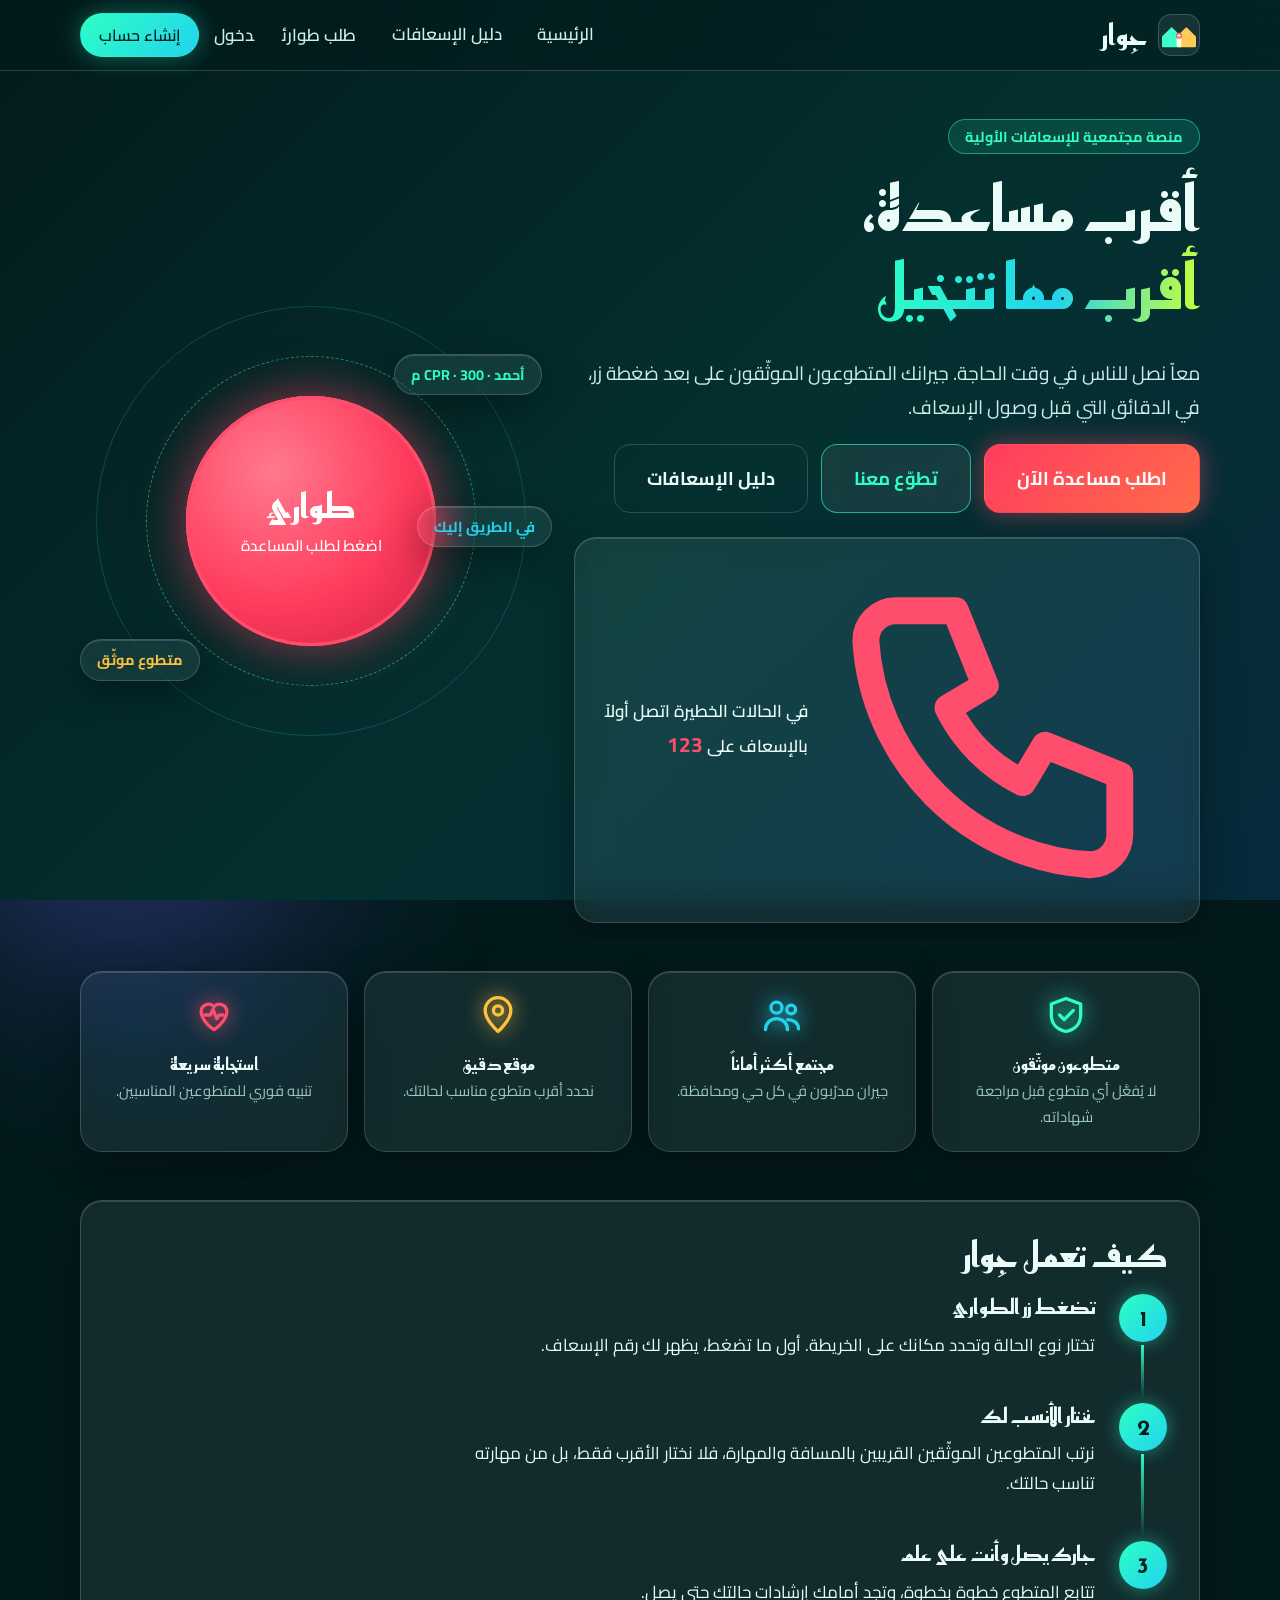
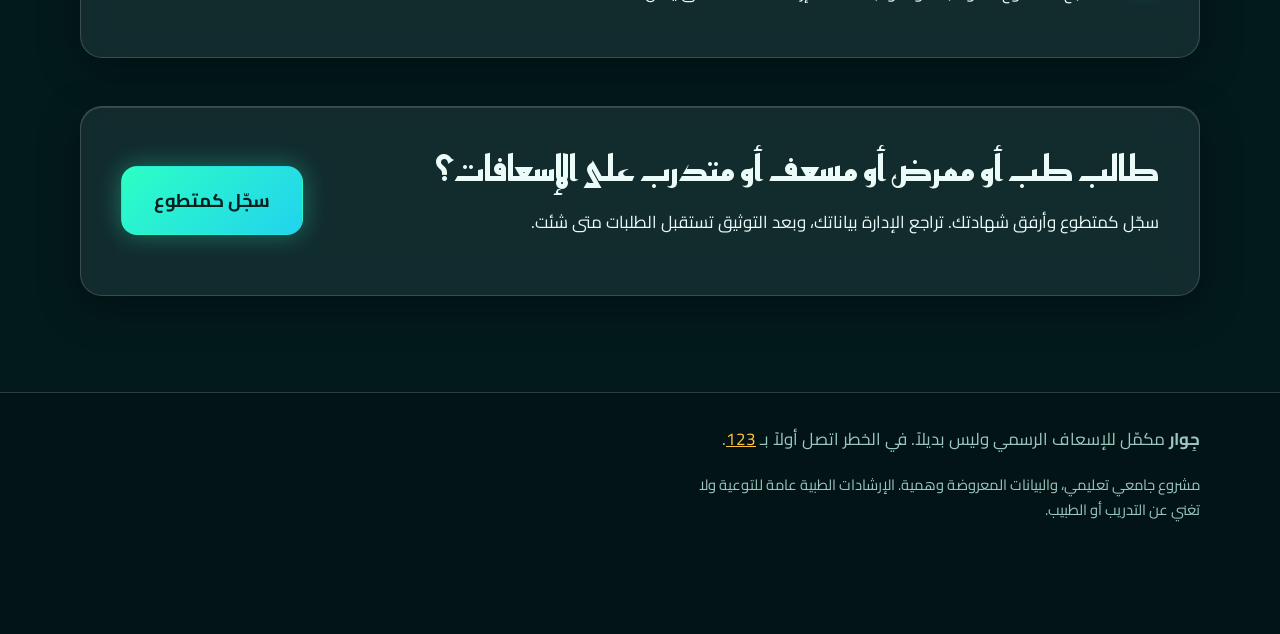
<file: frontend/index.html>
<!DOCTYPE html>
<html lang="ar" dir="rtl">
<head>
  <meta charset="utf-8">
  <meta name="viewport" content="width=device-width, initial-scale=1">
  <title>جِوار | أقرب مساعدة، أقرب مما تتخيل</title>
  <link rel="preconnect" href="https://fonts.googleapis.com">
  <link rel="preconnect" href="https://fonts.gstatic.com" crossorigin>
  <link href="https://fonts.googleapis.com/css2?family=Cairo:wght@400;600;700&family=Reem+Kufi:wght@700&display=swap" rel="stylesheet">
  <link rel="stylesheet" href="css/style.css">
</head>
<body>
  <header class="site-header" id="site-header"></header>
  <main id="main">
<section class="hero">
  <div class="container hero-grid">
    <div>
      <span class="pill">منصة مجتمعية للإسعافات الأولية</span>
      <h1>أقرب مساعدة،<br><span class="neon">أقرب مما تتخيل</span></h1>
      <p class="lead">معاً نصل للناس في وقت الحاجة. جيرانك المتطوعون الموثّقون على بعد ضغطة زر، في الدقائق التي قبل وصول الإسعاف.</p>
      <div class="actions">
        <a class="btn btn-danger btn-lg" href="emergency.html">اطلب مساعدة الآن</a>
        <a class="btn btn-secondary btn-lg" href="register.html">تطوّع معنا</a>
        <a class="btn btn-ghost btn-lg" href="guide.html">دليل الإسعافات</a>
      </div>
      <div class="glass call-strip">
        <svg viewBox="0 0 24 24" fill="none" stroke="currentColor" stroke-width="1.8" stroke-linecap="round" stroke-linejoin="round" style="color:#FF4D6D"><path d="M5 4h4l2 5-2.5 1.5a11 11 0 005 5L15 13l5 2v4a2 2 0 01-2 2A16 16 0 013 6a2 2 0 012-2z"/></svg>
        <span>في الحالات الخطيرة اتصل أولاً بالإسعاف على <strong dir="ltr">123</strong></span>
      </div>
    </div>
    <div class="hero-visual">
      <span class="chip glass c1" style="color:var(--mint)">أحمد · CPR · 300 م</span>
      <span class="chip glass c2" style="color:var(--amber)">متطوع موثّق</span>
      <span class="chip glass c3" style="color:var(--cyan)">في الطريق إليك</span>
      <a class="sos" href="emergency.html" aria-label="طلب طوارئ">طوارئ<small>اضغط لطلب المساعدة</small></a>
    </div>
  </div>
</section>

<section class="section" style="padding-top:2rem">
  <div class="container features">
    <div class="glass tile"><svg viewBox="0 0 24 24" fill="none" stroke="currentColor" stroke-width="1.8" stroke-linecap="round" stroke-linejoin="round" style="color:#2DFFC4"><path d="M12 3l8 3v6c0 5-3.5 8-8 9-4.5-1-8-4-8-9V6z"/><path d="M8.5 12l2.5 2.5L16 9.5"/></svg><h3>متطوعون موثّقون</h3><p>لا يُفعَّل أي متطوع قبل مراجعة شهاداته.</p></div>
    <div class="glass tile"><svg viewBox="0 0 24 24" fill="none" stroke="currentColor" stroke-width="1.8" stroke-linecap="round" stroke-linejoin="round" style="color:#22D3EE"><circle cx="9" cy="8" r="3"/><circle cx="17" cy="9" r="2.4"/><path d="M3 20c0-3.5 2.7-6 6-6s6 2.5 6 6M15 14.5c3 0 6 1.7 6 5"/></svg><h3>مجتمع أكثر أماناً</h3><p>جيران مدرّبون في كل حي ومحافظة.</p></div>
    <div class="glass tile"><svg viewBox="0 0 24 24" fill="none" stroke="currentColor" stroke-width="1.8" stroke-linecap="round" stroke-linejoin="round" style="color:#FFC23D"><path d="M12 21s7-6.2 7-11.5A7 7 0 005 9.5C5 14.8 12 21 12 21z"/><circle cx="12" cy="9.5" r="2.5"/></svg><h3>موقع دقيق</h3><p>نحدد أقرب متطوع مناسب لحالتك.</p></div>
    <div class="glass tile"><svg viewBox="0 0 24 24" fill="none" stroke="currentColor" stroke-width="1.8" stroke-linecap="round" stroke-linejoin="round" style="color:#FF4D6D"><path d="M12 20s-7-4.4-7-10a4 4 0 017-2.5A4 4 0 0119 10c0 5.6-7 10-7 10z"/><path d="M7 12h3l1.5-3 2 5 1.5-2H17"/></svg><h3>استجابة سريعة</h3><p>تنبيه فوري للمتطوعين المناسبين.</p></div>
  </div>
</section>

<section class="section" style="padding-top:0">
  <div class="container">
    <div class="glass" style="padding:2rem">
      <h2>كيف تعمل جِوار</h2>
      <ol class="flow">
        <li><h3>تضغط زر الطوارئ</h3><p>تختار نوع الحالة وتحدد مكانك على الخريطة. أول ما تضغط، يظهر لك رقم الإسعاف.</p></li>
        <li><h3>نختار الأنسب لك</h3><p>نرتب المتطوعين الموثّقين القريبين بالمسافة والمهارة، فلا نختار الأقرب فقط، بل من مهارته تناسب حالتك.</p></li>
        <li><h3>جارك يصل وأنت على علم</h3><p>تتابع المتطوع خطوة بخطوة، وتجد أمامك إرشادات حالتك حتى يصل.</p></li>
      </ol>
    </div>
  </div>
</section>

<section class="section" style="padding-top:0">
  <div class="container">
    <div class="glass band">
      <div>
        <h2>طالب طب أو ممرض أو مسعف أو متدرب على الإسعافات؟</h2>
        <p>سجّل كمتطوع وأرفق شهادتك. تراجع الإدارة بياناتك، وبعد التوثيق تستقبل الطلبات متى شئت.</p>
      </div>
      <a class="btn btn-primary btn-lg" href="register.html">سجّل كمتطوع</a>
    </div>
  </div>
</section>
  </main>
  <footer class="site-footer" id="site-footer"></footer>
  <script src="js/api.js"></script>
  <script src="js/common.js"></script>
  
</body>
</html>
</file>
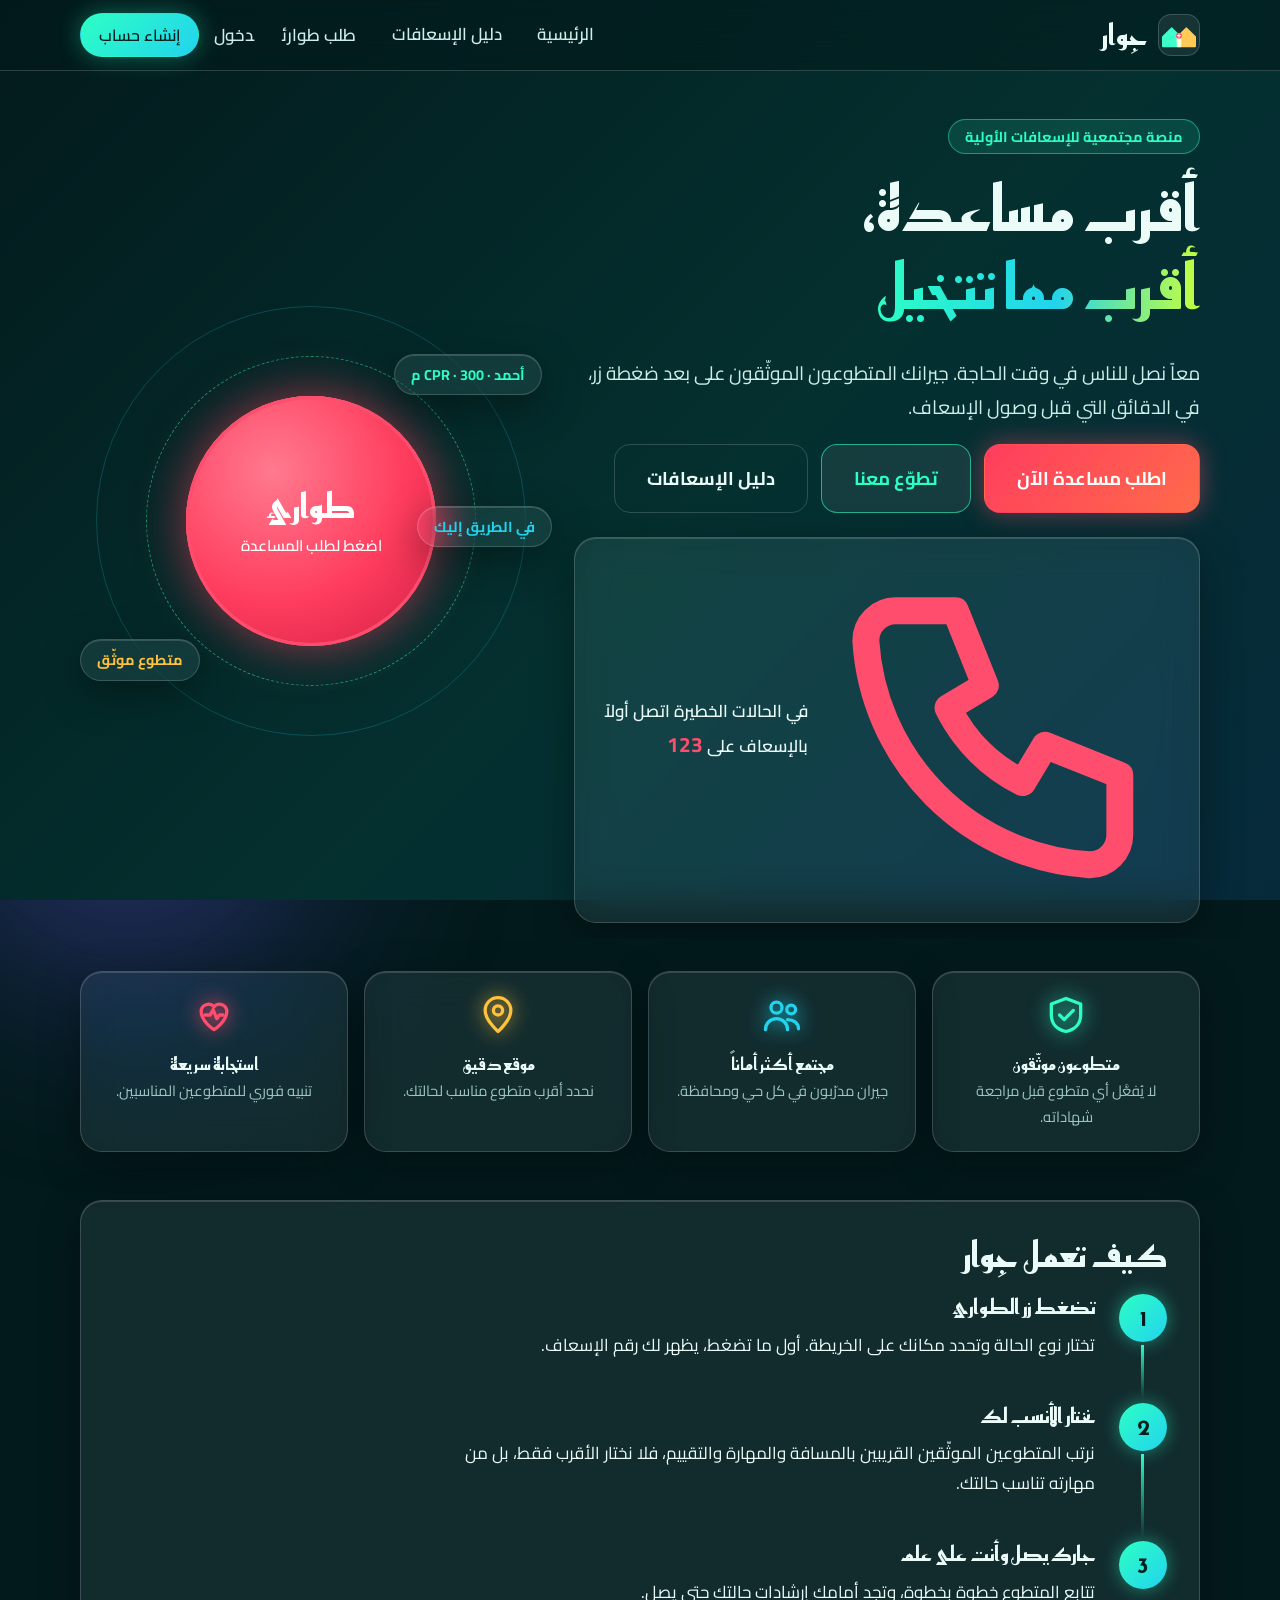
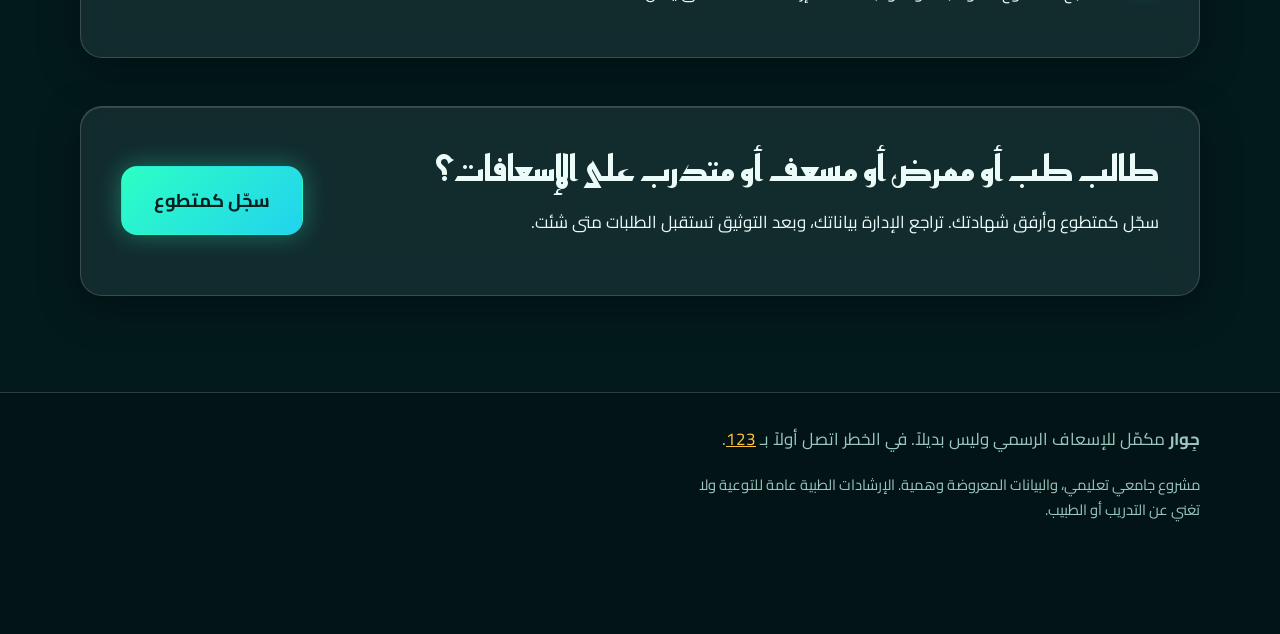
<file: jiwar/index.html>
<!DOCTYPE html>
<html lang="ar" dir="rtl">
<head>
  <meta charset="utf-8">
  <meta name="viewport" content="width=device-width, initial-scale=1">
  <title>جِوار | أقرب مساعدة، أقرب مما تتخيل</title>
  <link rel="preconnect" href="https://fonts.googleapis.com">
  <link rel="preconnect" href="https://fonts.gstatic.com" crossorigin>
  <link href="https://fonts.googleapis.com/css2?family=Cairo:wght@400;600;700&family=Reem+Kufi:wght@700&display=swap" rel="stylesheet">
  <link rel="stylesheet" href="css/style.css">
</head>
<body>
  <header class="site-header" id="site-header"></header>
  <main id="main">
<section class="hero">
  <div class="container hero-grid">
    <div>
      <span class="pill">منصة مجتمعية للإسعافات الأولية</span>
      <h1>أقرب مساعدة،<br><span class="neon">أقرب مما تتخيل</span></h1>
      <p class="lead">معاً نصل للناس في وقت الحاجة. جيرانك المتطوعون الموثّقون على بعد ضغطة زر، في الدقائق التي قبل وصول الإسعاف.</p>
      <div class="actions">
        <a class="btn btn-danger btn-lg" href="emergency.html">اطلب مساعدة الآن</a>
        <a class="btn btn-secondary btn-lg" href="register.html">تطوّع معنا</a>
        <a class="btn btn-ghost btn-lg" href="guide.html">دليل الإسعافات</a>
      </div>
      <div class="glass call-strip">
        <svg viewBox="0 0 24 24" fill="none" stroke="currentColor" stroke-width="1.8" stroke-linecap="round" stroke-linejoin="round" style="color:#FF4D6D"><path d="M5 4h4l2 5-2.5 1.5a11 11 0 005 5L15 13l5 2v4a2 2 0 01-2 2A16 16 0 013 6a2 2 0 012-2z"/></svg>
        <span>في الحالات الخطيرة اتصل أولاً بالإسعاف على <strong dir="ltr">123</strong></span>
      </div>
    </div>
    <div class="hero-visual">
      <span class="chip glass c1" style="color:var(--mint)">أحمد · CPR · 300 م</span>
      <span class="chip glass c2" style="color:var(--amber)">متطوع موثّق</span>
      <span class="chip glass c3" style="color:var(--cyan)">في الطريق إليك</span>
      <a class="sos" href="emergency.html" aria-label="طلب طوارئ">طوارئ<small>اضغط لطلب المساعدة</small></a>
    </div>
  </div>
</section>

<section class="section" style="padding-top:2rem">
  <div class="container features">
    <div class="glass tile"><svg viewBox="0 0 24 24" fill="none" stroke="currentColor" stroke-width="1.8" stroke-linecap="round" stroke-linejoin="round" style="color:#2DFFC4"><path d="M12 3l8 3v6c0 5-3.5 8-8 9-4.5-1-8-4-8-9V6z"/><path d="M8.5 12l2.5 2.5L16 9.5"/></svg><h3>متطوعون موثّقون</h3><p>لا يُفعَّل أي متطوع قبل مراجعة شهاداته.</p></div>
    <div class="glass tile"><svg viewBox="0 0 24 24" fill="none" stroke="currentColor" stroke-width="1.8" stroke-linecap="round" stroke-linejoin="round" style="color:#22D3EE"><circle cx="9" cy="8" r="3"/><circle cx="17" cy="9" r="2.4"/><path d="M3 20c0-3.5 2.7-6 6-6s6 2.5 6 6M15 14.5c3 0 6 1.7 6 5"/></svg><h3>مجتمع أكثر أماناً</h3><p>جيران مدرّبون في كل حي ومحافظة.</p></div>
    <div class="glass tile"><svg viewBox="0 0 24 24" fill="none" stroke="currentColor" stroke-width="1.8" stroke-linecap="round" stroke-linejoin="round" style="color:#FFC23D"><path d="M12 21s7-6.2 7-11.5A7 7 0 005 9.5C5 14.8 12 21 12 21z"/><circle cx="12" cy="9.5" r="2.5"/></svg><h3>موقع دقيق</h3><p>نحدد أقرب متطوع مناسب لحالتك.</p></div>
    <div class="glass tile"><svg viewBox="0 0 24 24" fill="none" stroke="currentColor" stroke-width="1.8" stroke-linecap="round" stroke-linejoin="round" style="color:#FF4D6D"><path d="M12 20s-7-4.4-7-10a4 4 0 017-2.5A4 4 0 0119 10c0 5.6-7 10-7 10z"/><path d="M7 12h3l1.5-3 2 5 1.5-2H17"/></svg><h3>استجابة سريعة</h3><p>تنبيه فوري للمتطوعين المناسبين.</p></div>
  </div>
</section>

<section class="section" style="padding-top:0">
  <div class="container">
    <div class="glass" style="padding:2rem">
      <h2>كيف تعمل جِوار</h2>
      <ol class="flow">
        <li><h3>تضغط زر الطوارئ</h3><p>تختار نوع الحالة وتحدد مكانك على الخريطة. أول ما تضغط، يظهر لك رقم الإسعاف.</p></li>
        <li><h3>نختار الأنسب لك</h3><p>نرتب المتطوعين الموثّقين القريبين بالمسافة والمهارة والتقييم، فلا نختار الأقرب فقط، بل من مهارته تناسب حالتك.</p></li>
        <li><h3>جارك يصل وأنت على علم</h3><p>تتابع المتطوع خطوة بخطوة، وتجد أمامك إرشادات حالتك حتى يصل.</p></li>
      </ol>
    </div>
  </div>
</section>

<section class="section" style="padding-top:0">
  <div class="container">
    <div class="glass band">
      <div>
        <h2>طالب طب أو ممرض أو مسعف أو متدرب على الإسعافات؟</h2>
        <p>سجّل كمتطوع وأرفق شهادتك. تراجع الإدارة بياناتك، وبعد التوثيق تستقبل الطلبات متى شئت.</p>
      </div>
      <a class="btn btn-primary btn-lg" href="register.html">سجّل كمتطوع</a>
    </div>
  </div>
</section>
  </main>
  <footer class="site-footer" id="site-footer"></footer>
  <script src="js/api.js"></script>
  <script src="js/common.js"></script>
  
</body>
</html>
</file>
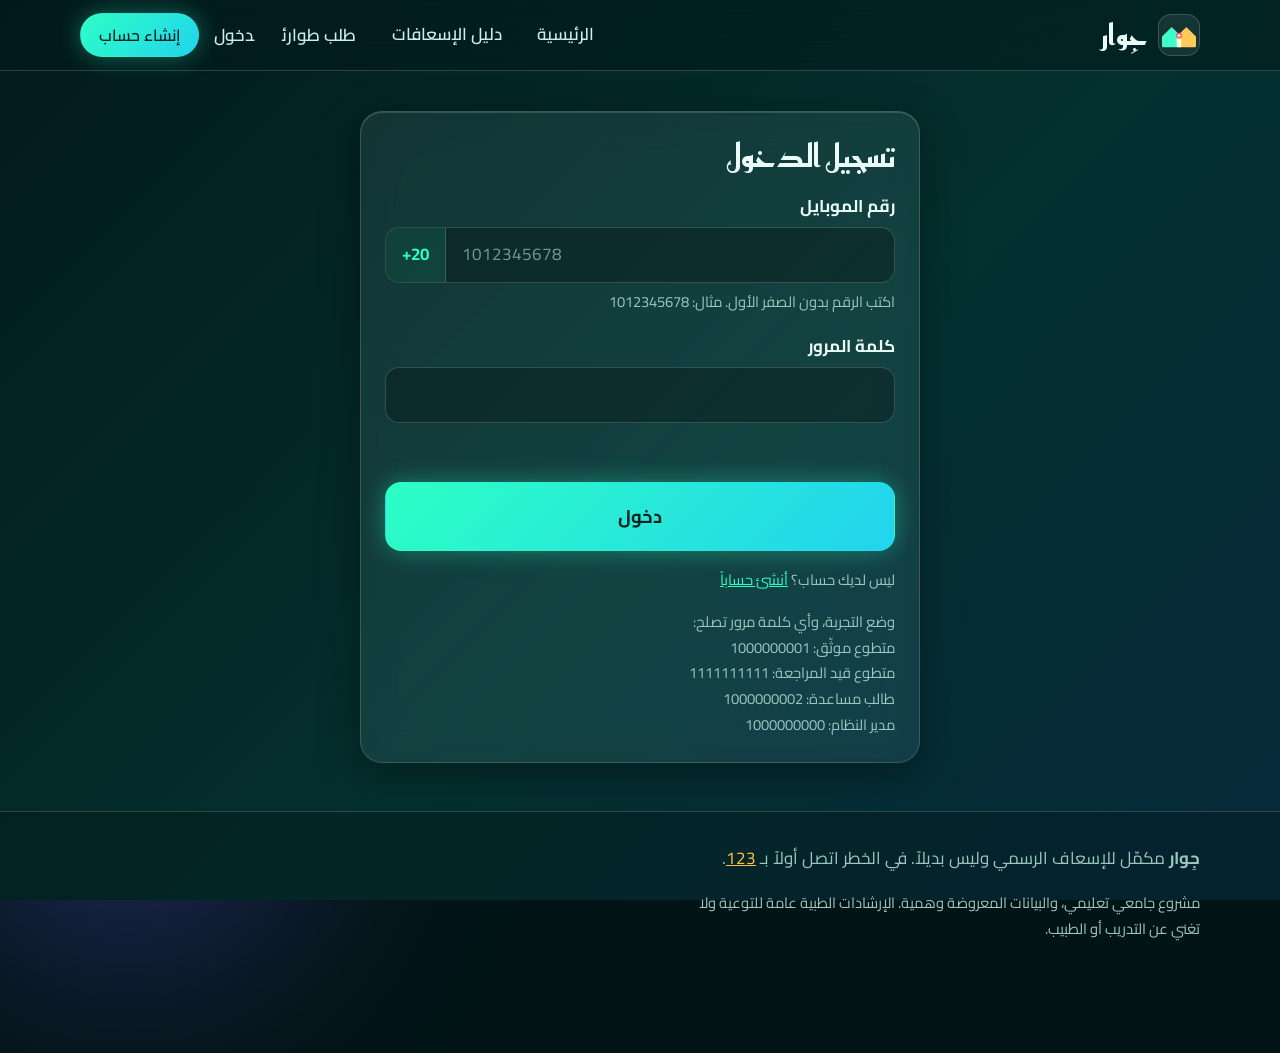
<file: frontend/admin.html>
<!DOCTYPE html>
<html lang="ar" dir="rtl">
<head>
  <meta charset="utf-8">
  <meta name="viewport" content="width=device-width, initial-scale=1">
  <title>لوحة الإدارة | جِوار</title>
  <link rel="preconnect" href="https://fonts.googleapis.com">
  <link rel="preconnect" href="https://fonts.gstatic.com" crossorigin>
  <link href="https://fonts.googleapis.com/css2?family=Cairo:wght@400;600;700&family=Reem+Kufi:wght@700&display=swap" rel="stylesheet">
  <link rel="stylesheet" href="css/style.css">
</head>
<body>
  <header class="site-header" id="site-header"></header>
  <main id="main">
<div class="container page">
  <h1>لوحة الإدارة</h1>
  <p class="lead">راجع مؤهلات المتطوعين وشهاداتهم قبل السماح لهم باستقبال الطلبات.</p>
  <div id="stats" class="stat-grid" style="margin-bottom:1.5rem"></div>
  <div class="tabs" role="tablist" style="margin-bottom:1.2rem">
    <button class="tab" role="tab" data-status="pending" aria-selected="true">بانتظار المراجعة</button>
    <button class="tab" role="tab" data-status="verified" aria-selected="false">موثّقون</button>
    <button class="tab" role="tab" data-status="rejected" aria-selected="false">مرفوضون</button>
  </div>
  <div id="vol-list" class="stack"></div>
</div>
  </main>
  <footer class="site-footer" id="site-footer"></footer>
  <script src="js/api.js"></script>
  <script src="js/common.js"></script>
  <script src="js/admin.js"></script>
</body>
</html>
</file>
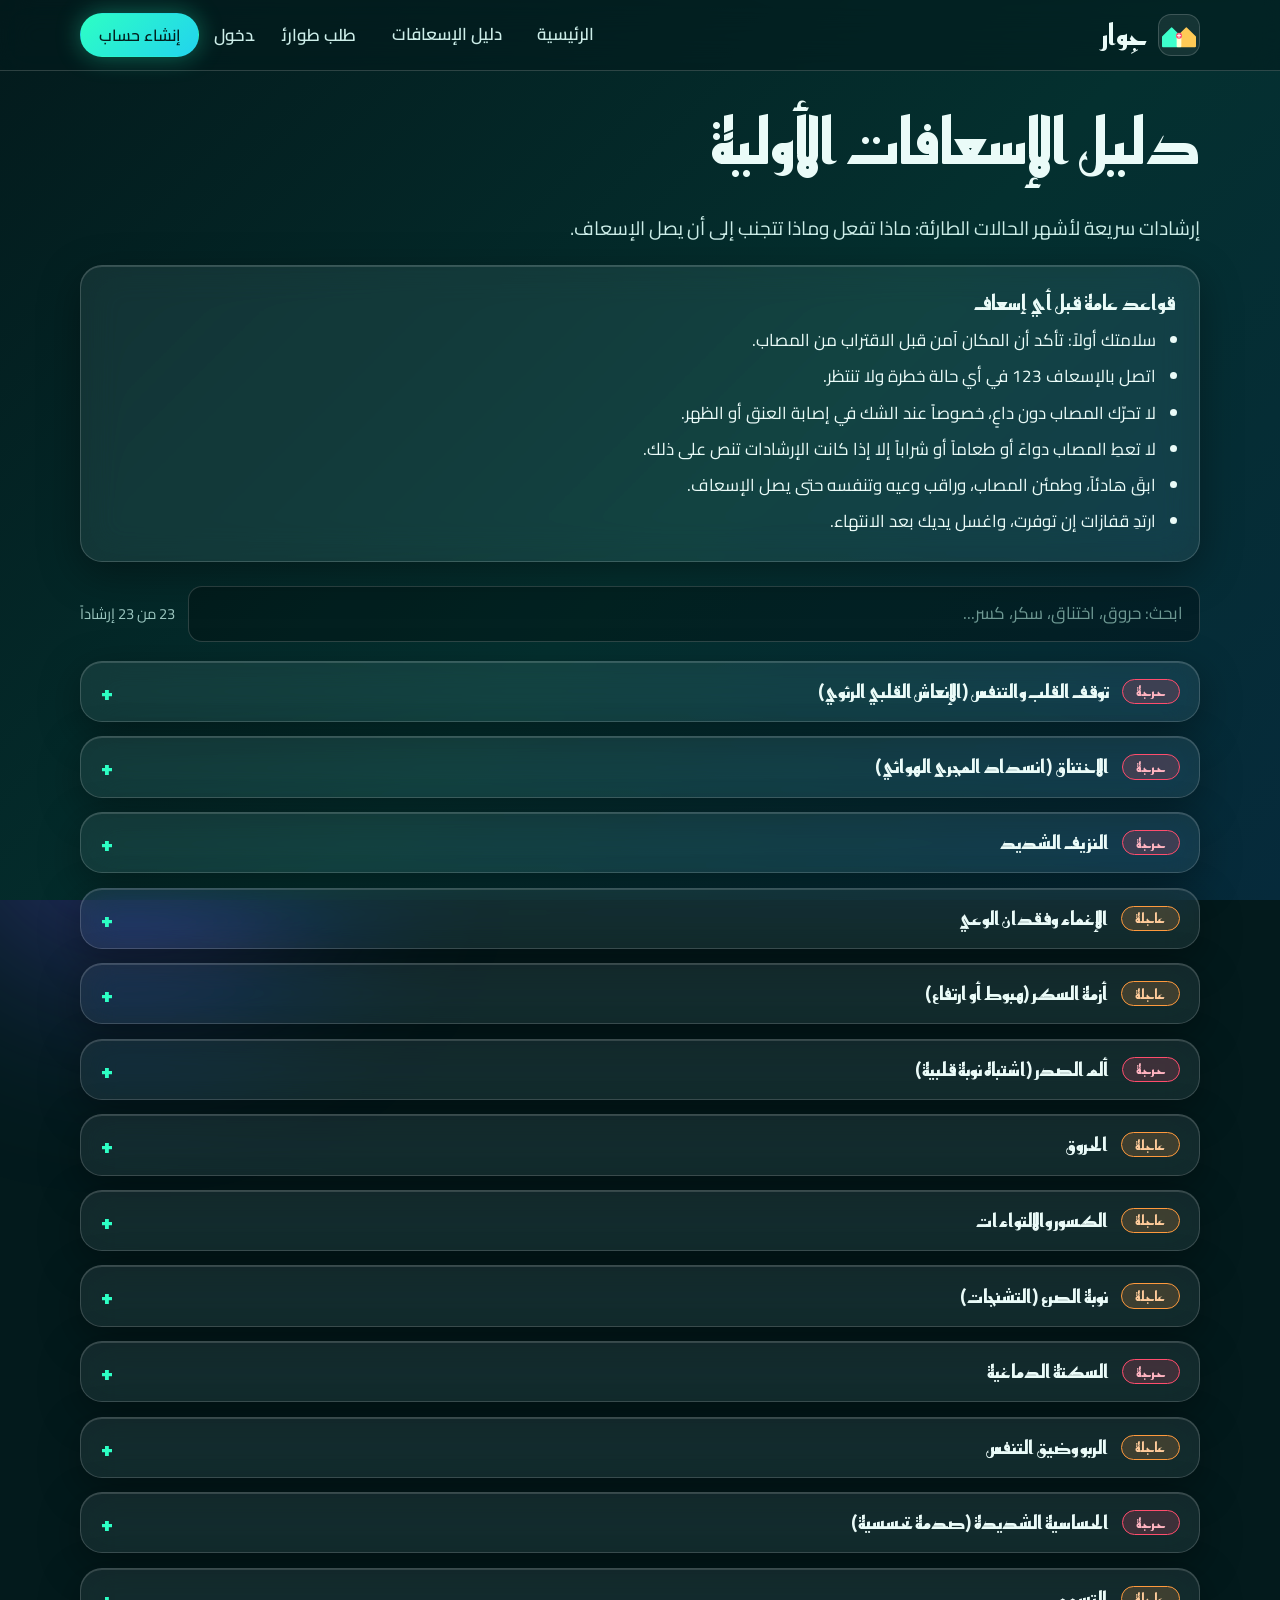
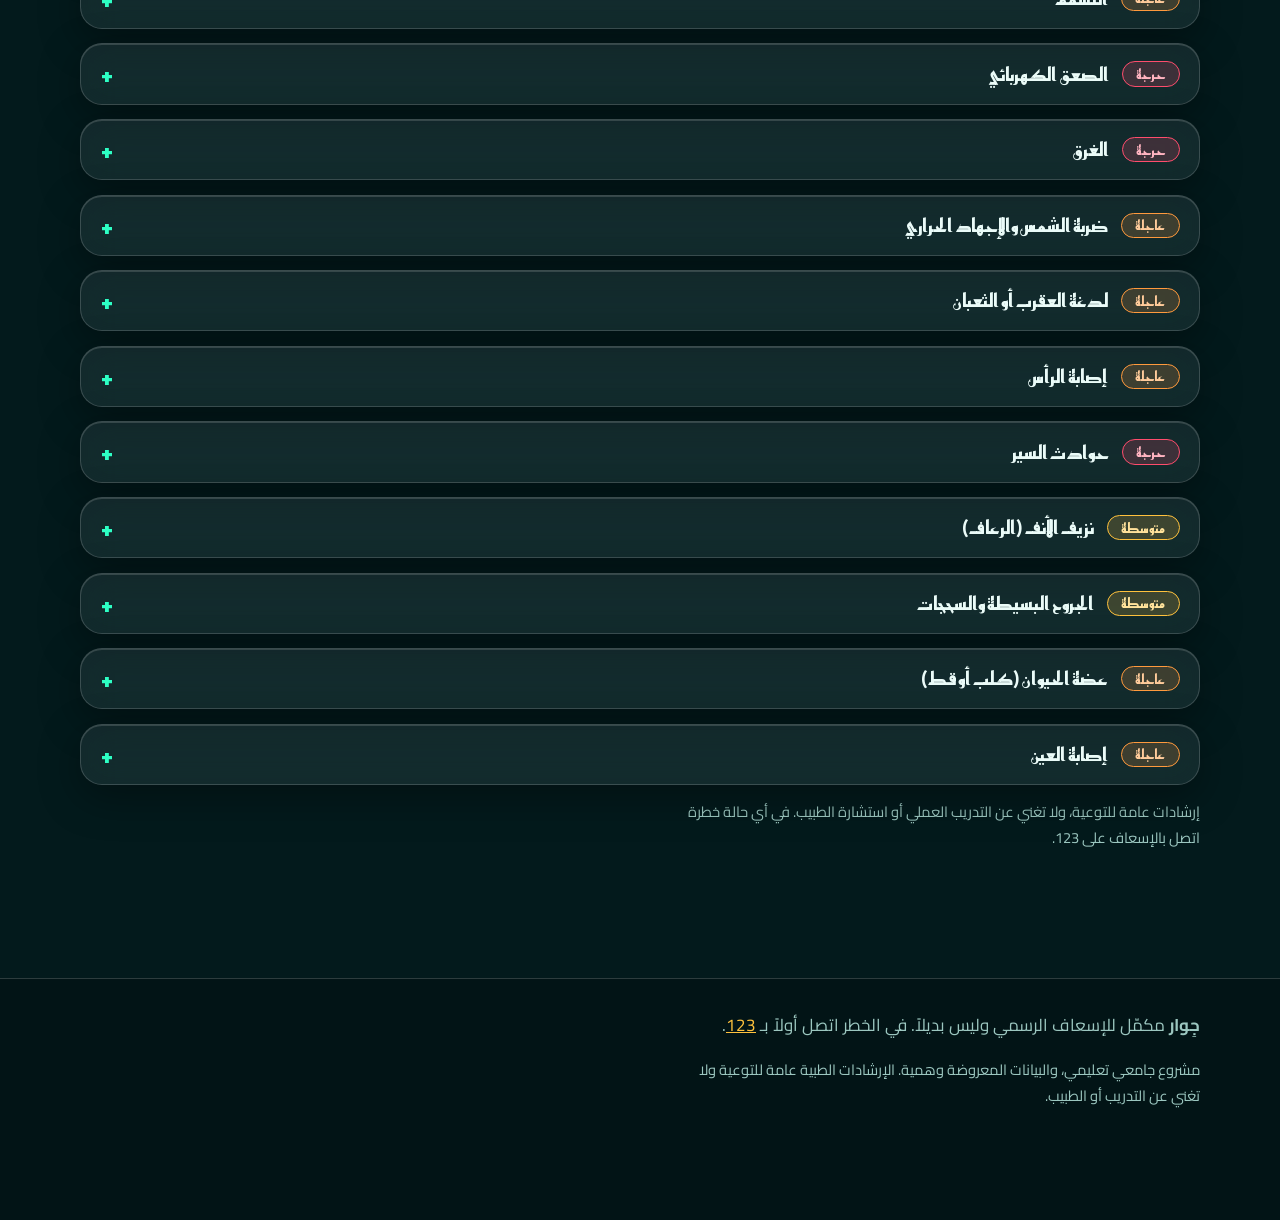
<file: frontend/guide.html>
<!DOCTYPE html>
<html lang="ar" dir="rtl">
<head>
  <meta charset="utf-8">
  <meta name="viewport" content="width=device-width, initial-scale=1">
  <title>دليل الإسعافات الأولية | جِوار</title>
  <link rel="preconnect" href="https://fonts.googleapis.com">
  <link rel="preconnect" href="https://fonts.gstatic.com" crossorigin>
  <link href="https://fonts.googleapis.com/css2?family=Cairo:wght@400;600;700&family=Reem+Kufi:wght@700&display=swap" rel="stylesheet">
  <link rel="stylesheet" href="css/style.css">
</head>
<body>
  <header class="site-header" id="site-header"></header>
  <main id="main">
<div class="container page">
  <h1>دليل الإسعافات الأولية</h1>
  <p class="lead">إرشادات سريعة لأشهر الحالات الطارئة: ماذا تفعل وماذا تتجنب إلى أن يصل الإسعاف.</p>
  <div class="card" style="margin-bottom:1.5rem">
    <h2 style="font-size:1.3rem">قواعد عامة قبل أي إسعاف</h2>
    <ul class="rules" id="rules"></ul>
  </div>
  <div class="guide-tools">
    <input type="search" id="guide-search" placeholder="ابحث: حروق، اختناق، سكر، كسر..." aria-label="بحث في الإرشادات">
    <span class="hint" id="guide-count"></span>
  </div>
  <div id="guide-list"></div>
  <p class="hint">إرشادات عامة للتوعية، ولا تغني عن التدريب العملي أو استشارة الطبيب. في أي حالة خطرة اتصل بالإسعاف على 123.</p>
</div>
  </main>
  <footer class="site-footer" id="site-footer"></footer>
  <script src="js/api.js"></script>
  <script src="js/common.js"></script>
  <script src="js/guide-data.js"></script>
  <script src="js/guide.js"></script>
</body>
</html>
</file>
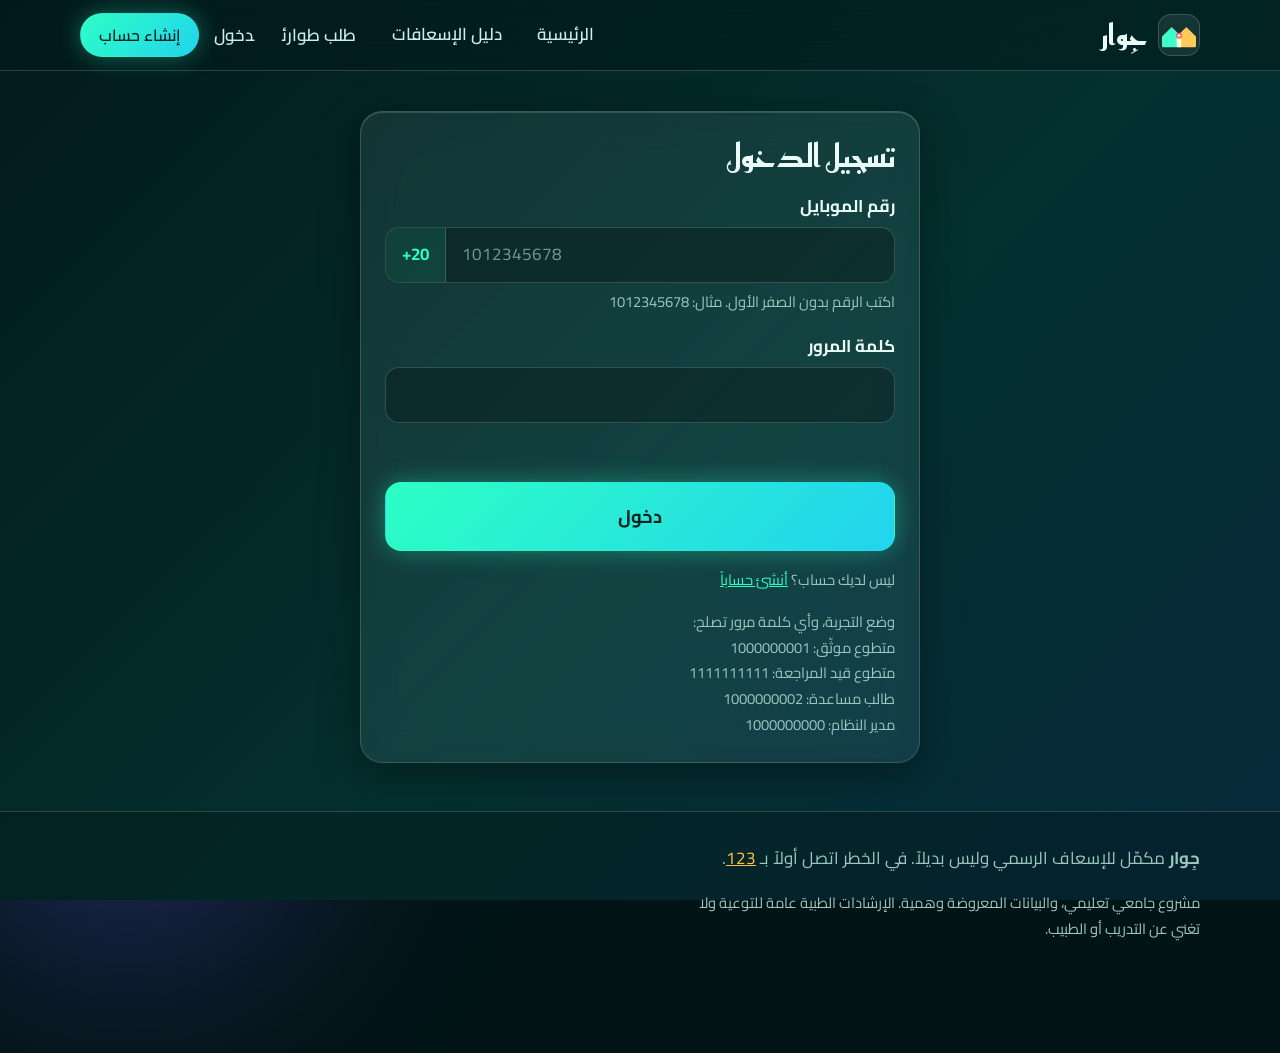
<file: frontend/login.html>
<!DOCTYPE html>
<html lang="ar" dir="rtl">
<head>
  <meta charset="utf-8">
  <meta name="viewport" content="width=device-width, initial-scale=1">
  <title>تسجيل الدخول | جِوار</title>
  <link rel="preconnect" href="https://fonts.googleapis.com">
  <link rel="preconnect" href="https://fonts.gstatic.com" crossorigin>
  <link href="https://fonts.googleapis.com/css2?family=Cairo:wght@400;600;700&family=Reem+Kufi:wght@700&display=swap" rel="stylesheet">
  <link rel="stylesheet" href="css/style.css">
</head>
<body>
  <header class="site-header" id="site-header"></header>
  <main id="main">
<div class="container auth-wrap">
  <div class="card">
    <h1 style="font-size:2rem">تسجيل الدخول</h1>
    <form id="login-form" class="form" novalidate>
      <div class="field"><label for="phone">رقم الموبايل</label><div class="phone-field"><span class="prefix">+20</span><input type="tel" id="phone" name="phone" inputmode="numeric" placeholder="1012345678" maxlength="13" autocomplete="tel-national" required></div><span class="hint">اكتب الرقم بدون الصفر الأول. مثال: 1012345678</span></div>
      <div class="field"><label for="password">كلمة المرور</label><input type="password" id="password" name="password" autocomplete="current-password" required></div>
      <p id="form-error" class="error-text" role="alert"></p>
      <button type="submit" class="btn btn-primary btn-lg">دخول</button>
    </form>
    <p class="hint" style="margin-top:1rem">ليس لديك حساب؟ <a href="register.html">أنشئ حساباً</a></p>
    <div id="mock-hint" class="hint hidden" style="margin-top:1rem">
      <p style="margin:0">وضع التجربة، وأي كلمة مرور تصلح:</p>
      <p style="margin:0">متطوع موثّق: <span class="dir-ltr">1000000001</span></p>
      <p style="margin:0">متطوع قيد المراجعة: <span class="dir-ltr">1111111111</span></p>
      <p style="margin:0">طالب مساعدة: <span class="dir-ltr">1000000002</span></p>
      <p style="margin:0">مدير النظام: <span class="dir-ltr">1000000000</span></p>
    </div>
  </div>
</div>
  </main>
  <footer class="site-footer" id="site-footer"></footer>
  <script src="js/api.js"></script>
  <script src="js/common.js"></script>
  <script src="js/login.js"></script>
</body>
</html>
</file>
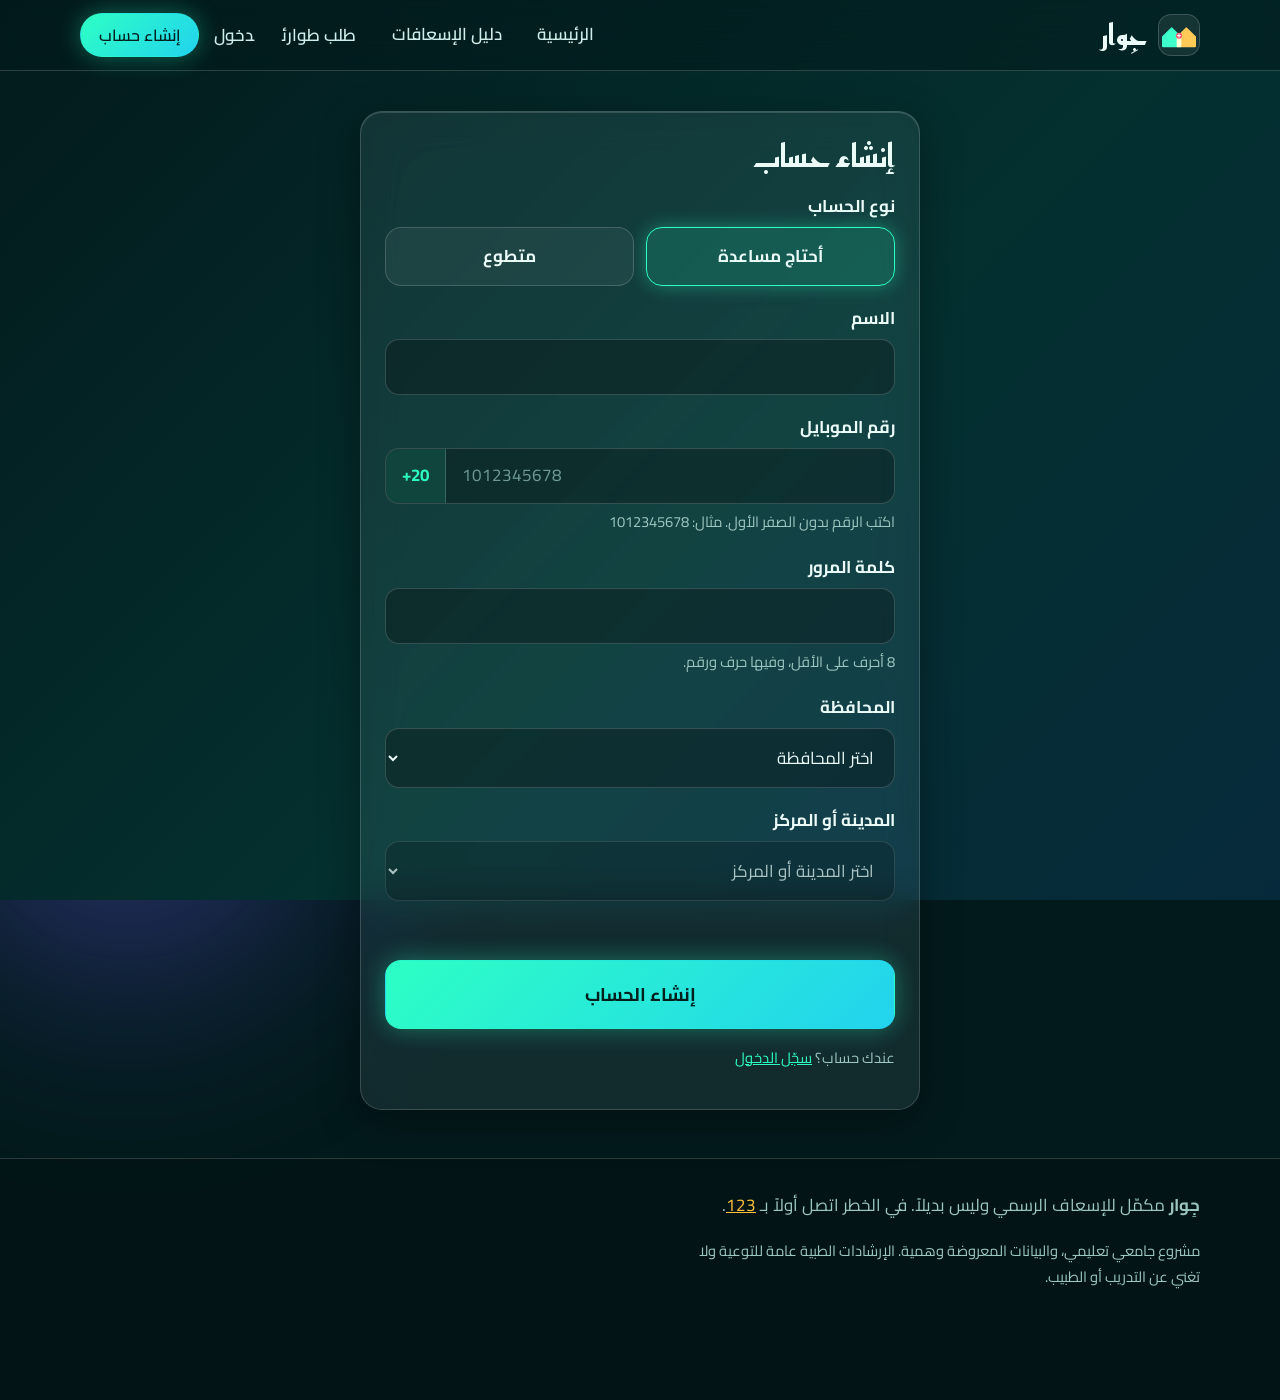
<file: frontend/register.html>
<!DOCTYPE html>
<html lang="ar" dir="rtl">
<head>
  <meta charset="utf-8">
  <meta name="viewport" content="width=device-width, initial-scale=1">
  <title>إنشاء حساب | جِوار</title>
  <link rel="preconnect" href="https://fonts.googleapis.com">
  <link rel="preconnect" href="https://fonts.gstatic.com" crossorigin>
  <link href="https://fonts.googleapis.com/css2?family=Cairo:wght@400;600;700&family=Reem+Kufi:wght@700&display=swap" rel="stylesheet">
  <link rel="stylesheet" href="css/style.css">
</head>
<body>
  <header class="site-header" id="site-header"></header>
  <main id="main">
<div class="container auth-wrap">
  <div class="card">
    <h1 style="font-size:2rem">إنشاء حساب</h1>
    <form id="register-form" class="form" novalidate>
      <fieldset class="field" style="border:0;padding:0;margin:0">
        <span class="legend">نوع الحساب</span>
        <div class="choice-grid">
          <label class="choice"><input type="radio" name="role" value="requester" checked><span>أحتاج مساعدة</span></label>
          <label class="choice"><input type="radio" name="role" value="volunteer"><span>متطوع</span></label>
        </div>
      </fieldset>
      <div class="field"><label for="full_name">الاسم</label><input type="text" id="full_name" name="full_name" autocomplete="name" required></div>
      <div class="field"><label for="phone">رقم الموبايل</label><div class="phone-field"><span class="prefix">+20</span><input type="tel" id="phone" name="phone" inputmode="numeric" placeholder="1012345678" maxlength="13" autocomplete="tel-national" required></div><span class="hint">اكتب الرقم بدون الصفر الأول. مثال: 1012345678</span></div>
      <div class="field"><label for="password">كلمة المرور</label><input type="password" id="password" name="password" autocomplete="new-password" required><span class="hint">8 أحرف على الأقل، وفيها حرف ورقم.</span></div>
      <div class="field"><label for="governorate">المحافظة</label><select id="governorate" name="governorate" required></select></div>
      <div class="field"><label for="city">المدينة أو المركز</label><select id="city" name="city" required disabled></select></div>
      <div id="volunteer-fields" class="form hidden">
        <div class="banner pending">لا يتم تفعيل أي متطوع قبل مراجعة الإدارة لمؤهله وشهادته.</div>
        <div class="field"><label for="age">السن</label><input type="number" id="age" name="age" min="18" max="65"></div>
        <div class="field"><label for="qualification">المؤهل أو العمل</label>
          <select id="qualification" name="qualification">
            <option value="">اختر</option>
            <option>طالب/ة طب</option><option>طبيب/ة</option><option>طالب/ة تمريض</option><option>ممرض/ة</option>
            <option>صيدلي/ة</option><option>مسعف/ة</option><option>حاصل/ة على دورة إسعافات أولية أو CPR</option>
            <option>مدرّب/ة إسعافات أولية</option><option>مجال صحي آخر</option>
          </select>
        </div>
        <div class="field"><label for="institution">الجهة</label><input type="text" id="institution" name="institution" placeholder="الكلية أو المستشفى أو جهة التدريب"></div>
        <div class="field"><label for="certificate_no">رقم الشهادة أو الكارنيه (اختياري)</label><input type="text" id="certificate_no" name="certificate_no"></div>
        <div class="field"><label for="certificate_file">صورة الشهادة أو الكارنيه</label><input type="file" id="certificate_file" name="certificate_file" accept="image/*"><span class="hint">صورة واضحة، أقل من 700 كيلوبايت.</span></div>
        <fieldset class="field" style="border:0;padding:0;margin:0">
          <span class="legend">مهاراتك</span>
          <div id="skills-list" class="choice-grid"><div class="skeleton"></div></div>
        </fieldset>
        <label class="check"><input type="checkbox" name="agree"><span>أقرّ بصحة البيانات والمستندات المرفقة، وأفهم أن حسابي لن يُفعَّل إلا بعد موافقة الإدارة.</span></label>
      </div>
      <p id="form-error" class="error-text" role="alert"></p>
      <button type="submit" class="btn btn-primary btn-lg">إنشاء الحساب</button>
    </form>
    <p class="hint" style="margin-top:1rem">عندك حساب؟ <a href="login.html">سجّل الدخول</a></p>
  </div>
</div>
  </main>
  <footer class="site-footer" id="site-footer"></footer>
  <script src="js/api.js"></script>
  <script src="js/common.js"></script>
  <script src="js/egypt.js"></script>
  <script src="js/register.js"></script>
</body>
</html>
</file>
<file: frontend/css/style.css>
:root{--mint:#2DFFC4;--cyan:#22D3EE;--lime:#C6FF3D;--amber:#FFC23D;--coral:#FF4D6D;--violet:#A78BFA;--text:#EAFBF8;--muted:#9CC7C0;--glass:rgba(255,255,255,.07);--glass-2:rgba(255,255,255,.13);--line:rgba(255,255,255,.17);--radius:22px;--head:'Reem Kufi',sans-serif;--body:'Cairo',sans-serif}
*,*::before,*::after{box-sizing:border-box}
html{scroll-behavior:smooth;background:#031A1C}
html::before{content:"";position:fixed;z-index:-1;width:30vw;height:30vw;inset-inline-end:10vw;top:18vh;border-radius:50%;filter:blur(110px);background:radial-gradient(circle,rgba(255,194,61,.4),transparent 65%);pointer-events:none}
body{margin:0;min-height:100vh;color:var(--text);font:400 17px/1.75 var(--body);background:linear-gradient(135deg,#031A1C 0%,#04302F 55%,#062A3B 100%) fixed;overflow-x:hidden}
body::before,body::after{content:"";position:fixed;z-index:-1;border-radius:50%;filter:blur(90px);pointer-events:none}
body::before{width:46vw;height:46vw;inset-inline-start:-12vw;top:-12vw;background:radial-gradient(circle,rgba(0,245,196,.6),transparent 65%)}
body::after{width:44vw;height:44vw;inset-inline-end:-12vw;bottom:-14vw;background:radial-gradient(circle,rgba(109,91,255,.5),transparent 65%)}
h1,h2,h3,h4{font-family:var(--head);line-height:1.25;margin:0 0 .5em}
h1{font-size:clamp(2.2rem,6vw,3.9rem)}h2{font-size:clamp(1.5rem,4vw,2.2rem)}h3{font-size:1.3rem}h4{font-size:1.05rem;margin-bottom:.3em}
p{margin:0 0 1em;max-width:64ch}
a{color:var(--mint)}
svg,img{max-width:100%}
:focus-visible{outline:3px solid var(--amber);outline-offset:3px;border-radius:8px}
.skip{position:absolute;inset-inline-start:-999px}
.skip:focus{inset-inline-start:12px;top:12px;background:#031A1C;color:#fff;padding:8px 14px;z-index:99}
.container{width:min(1120px,100% - 2rem);margin-inline:auto}
.page{padding:2rem 0 4rem}
.section{padding:3rem 0}
.hidden{display:none!important}
.hint{color:var(--muted);font-size:.92rem}
.neon{background:linear-gradient(90deg,var(--mint),var(--cyan) 55%,var(--lime));-webkit-background-clip:text;background-clip:text;color:transparent}
.lead{font-size:1.2rem;color:#CDEEE9}
.glass,.card{background:var(--glass);-webkit-backdrop-filter:blur(18px) saturate(150%);backdrop-filter:blur(18px) saturate(150%);border:1px solid var(--line);border-radius:var(--radius);box-shadow:0 12px 40px rgba(0,0,0,.35),inset 0 1px 0 rgba(255,255,255,.15)}
.card{padding:1.5rem}
.stack{display:grid;gap:1.5rem}
.grid-2{display:grid;grid-template-columns:1fr 1fr;gap:1.5rem;align-items:start}
@media(max-width:860px){.grid-2{grid-template-columns:1fr}}
.site-header{position:sticky;top:0;z-index:30;background:rgba(3,26,28,.55);-webkit-backdrop-filter:blur(16px);backdrop-filter:blur(16px);border-bottom:1px solid var(--line)}
.site-header .container{display:flex;align-items:center;gap:1rem;min-height:70px;flex-wrap:wrap}
.brand{display:flex;align-items:center;gap:.6rem;text-decoration:none;color:var(--text);font:700 1.8rem var(--head)}
.brand svg{width:42px;height:42px;background:rgba(255,255,255,.08);border:1px solid var(--line);border-radius:13px}
.nav-toggle{position:absolute;opacity:0;pointer-events:none}
.burger{display:none;margin-inline-start:auto;cursor:pointer;padding:8px;color:var(--text)}
.site-nav{margin-inline-start:auto;display:flex;align-items:center;gap:.4rem;flex-wrap:wrap}
.site-nav a{color:#CDEEE9;text-decoration:none;font-weight:600;padding:.35rem .9rem;border-radius:99px;transition:background .15s,color .15s}
.site-nav a:hover{background:var(--glass-2);color:#fff}
.site-nav .btn{color:#02201E;padding:.4rem 1.1rem}
.nav-user{font-weight:700;padding:0 .6rem;color:var(--mint)}
.nav-live{background:rgba(255,77,109,.18);border:1px solid rgba(255,77,109,.55);color:#FFD3DB!important}
.live-dot{display:inline-block;width:10px;height:10px;border-radius:50%;background:var(--coral);box-shadow:0 0 0 0 rgba(255,77,109,.7);animation:blink 1.6s infinite;margin-inline-end:.4rem;flex:none}
@keyframes blink{70%{box-shadow:0 0 0 10px rgba(255,77,109,0)}100%{box-shadow:0 0 0 0 rgba(255,77,109,0)}}
@media(max-width:860px){.burger{display:block}.site-nav{display:none;flex-basis:100%;flex-direction:column;align-items:flex-start;padding-bottom:1rem}.nav-toggle:checked~.site-nav{display:flex}}
.btn{display:inline-flex;align-items:center;justify-content:center;gap:.5rem;padding:.7rem 1.4rem;border-radius:16px;border:1px solid transparent;font:700 1rem var(--body);cursor:pointer;text-decoration:none;transition:transform .15s,box-shadow .15s,background .15s}
.btn:hover{transform:translateY(-2px)}
.btn-primary{background:linear-gradient(135deg,var(--mint),var(--cyan));color:#02201E;box-shadow:0 0 24px rgba(45,255,196,.35)}
.btn-primary:hover{box-shadow:0 0 36px rgba(45,255,196,.6)}
.btn-secondary{background:var(--glass);border-color:rgba(45,255,196,.6);color:var(--mint);-webkit-backdrop-filter:blur(10px);backdrop-filter:blur(10px)}
.btn-secondary:hover{background:rgba(45,255,196,.14)}
.btn-ghost{background:transparent;border-color:var(--line);color:var(--text)}
.btn-amber{background:linear-gradient(135deg,var(--amber),#FF9A3D);color:#2A1A00;box-shadow:0 0 24px rgba(255,194,61,.35)}
.btn-danger{background:linear-gradient(135deg,#FF3D5E,#FF6B4A);color:#fff;box-shadow:0 0 26px rgba(255,77,109,.45)}
.btn-outline-danger{background:rgba(255,77,109,.1);border-color:var(--coral);color:#FFB3C0}
.btn-lg{padding:1rem 2rem;font-size:1.15rem}
.btn-sm{padding:.4rem .9rem;font-size:.9rem;border-radius:12px}
.btn[disabled]{opacity:.5;cursor:not-allowed;transform:none;box-shadow:none}
.sos{position:relative;display:inline-flex;flex-direction:column;align-items:center;justify-content:center;width:clamp(190px,42vw,250px);aspect-ratio:1;border-radius:50%;background:radial-gradient(circle at 35% 30%,#FF7A8F,#FF3D5E 55%,#D01E45);color:#fff;border:0;cursor:pointer;text-decoration:none;font:700 2.1rem var(--head);box-shadow:0 0 50px rgba(255,61,94,.6),inset 0 2px 0 rgba(255,255,255,.35)}
.sos small{font:600 .95rem var(--body)}
.sos::before,.sos::after{content:"";position:absolute;inset:0;border-radius:50%;border:3px solid var(--coral);animation:pulse 2.4s ease-out infinite}
.sos::after{animation-delay:1.2s}
@keyframes pulse{from{transform:scale(1);opacity:.8}to{transform:scale(1.6);opacity:0}}
.sos-wide{width:100%;aspect-ratio:auto;border-radius:22px;padding:1.2rem;flex-direction:row;gap:.8rem;font-size:1.6rem}
.sos-wide::before,.sos-wide::after{display:none}
.pill{display:inline-block;padding:.25rem 1rem;border-radius:99px;background:rgba(45,255,196,.12);border:1px solid rgba(45,255,196,.45);color:var(--mint);font-weight:700;font-size:.9rem;margin-bottom:1rem}
.notice{background:linear-gradient(90deg,rgba(255,194,61,.9),rgba(255,154,61,.9));color:#2A1A00;padding:.6rem 1rem;text-align:center;font-weight:700;border-radius:16px}
.notice a{color:#2A1A00}
.hero{padding:3rem 0 1rem;overflow:hidden}
.hero-grid{display:grid;grid-template-columns:1.15fr .85fr;gap:2rem;align-items:center}
@media(max-width:860px){.hero-grid{grid-template-columns:1fr}.hero-visual{order:-1}}
.actions{display:flex;flex-wrap:wrap;gap:.8rem}
.call-strip{display:flex;align-items:center;gap:.8rem;padding:.8rem 1.2rem;margin-top:1.5rem;font-weight:600}
.call-strip strong{color:var(--coral);font-size:1.3rem}
.hero-visual{position:relative;display:grid;place-items:center;min-height:380px}
.hero-visual::before{content:"";position:absolute;width:330px;height:330px;border-radius:50%;border:1px dashed rgba(45,255,196,.5);animation:spin 40s linear infinite}
.hero-visual::after{content:"";position:absolute;width:430px;height:430px;border-radius:50%;border:1px solid rgba(34,211,238,.22)}
@keyframes spin{to{transform:rotate(360deg)}}
.chip{position:absolute;padding:.45rem 1rem;border-radius:99px;font-weight:700;font-size:.9rem;animation:float 5s ease-in-out infinite;z-index:2;white-space:nowrap}
.chip.c1{top:6%;inset-inline-start:0}
.chip.c2{bottom:8%;inset-inline-end:0;animation-delay:1.5s}
.chip.c3{top:46%;inset-inline-start:-2%;animation-delay:.8s}
@keyframes float{50%{transform:translateY(-10px)}}
.features{display:grid;grid-template-columns:repeat(4,1fr);gap:1rem}
@media(max-width:860px){.features{grid-template-columns:1fr 1fr}}
.tile{padding:1.3rem;text-align:center}
.tile svg{width:44px;height:44px;margin-bottom:.4rem;filter:drop-shadow(0 0 10px currentColor)}
.tile h3{font-size:1.1rem;margin-bottom:.2em}
.tile p{font-size:.92rem;color:var(--muted);margin:0 auto}
.flow{list-style:none;margin:0;padding:0;display:grid;gap:1.6rem;counter-reset:s}
.flow li{position:relative;padding-inline-start:4.5rem;counter-increment:s}
.flow li::before{content:counter(s);position:absolute;inset-inline-start:0;top:0;width:3rem;height:3rem;border-radius:50%;background:linear-gradient(135deg,var(--mint),var(--cyan));color:#02201E;display:grid;place-items:center;font:700 1.4rem var(--head);box-shadow:0 0 18px rgba(45,255,196,.45)}
.flow li:not(:last-child)::after{content:"";position:absolute;inset-inline-start:1.45rem;top:3.2rem;bottom:-1.3rem;width:3px;background:linear-gradient(var(--mint),transparent)}
.band{padding:2.5rem;display:grid;grid-template-columns:1fr auto;gap:1.5rem;align-items:center}
@media(max-width:700px){.band{grid-template-columns:1fr}}
.form{display:grid;gap:1.1rem}
.field{display:grid;gap:.35rem}
.field>label,.legend{font-weight:700}
input[type=text],input[type=tel],input[type=password],input[type=number],input[type=search],select,textarea{width:100%;font:inherit;padding:.75rem 1rem;border:1px solid var(--line);border-radius:14px;background:rgba(0,0,0,.28);color:var(--text)}
input::placeholder,textarea::placeholder{color:#6F9A94}
select option{background:#06292A;color:var(--text)}
input:focus,select:focus,textarea:focus{border-color:var(--mint);outline:none;box-shadow:0 0 0 4px rgba(45,255,196,.18),0 0 18px rgba(45,255,196,.25)}
input[type=file]{width:100%;padding:.6rem;border:1px dashed rgba(45,255,196,.55);border-radius:14px;background:rgba(45,255,196,.05);color:var(--muted)}
.phone-field{display:flex;direction:ltr;border:1px solid var(--line);border-radius:14px;background:rgba(0,0,0,.28);overflow:hidden}
.phone-field:focus-within{border-color:var(--mint);box-shadow:0 0 0 4px rgba(45,255,196,.18)}
.phone-field .prefix{display:flex;align-items:center;gap:.4rem;padding:0 1rem;background:rgba(45,255,196,.12);color:var(--mint);font-weight:700;border-inline-end:1px solid var(--line)}
.phone-field input{border:0;border-radius:0;background:transparent;box-shadow:none!important;direction:ltr;text-align:left}
.error-text{color:#FF9FB0;font-weight:600;min-height:1.4em;margin:0}
.auth-wrap{max-width:560px;margin:2.5rem auto}
.choice-grid{display:grid;grid-template-columns:repeat(auto-fit,minmax(150px,1fr));gap:.7rem}
.choice{position:relative}
.choice input{position:absolute;opacity:0}
.choice span{display:block;padding:.85rem .6rem;border:1px solid var(--line);border-radius:16px;background:rgba(255,255,255,.05);text-align:center;font-weight:700;cursor:pointer;transition:border-color .15s,background .15s,box-shadow .15s}
.choice span:hover{background:rgba(255,255,255,.1)}
.choice input:checked+span{border-color:var(--mint);background:rgba(45,255,196,.15);box-shadow:0 0 18px rgba(45,255,196,.35)}
.choice input:focus-visible+span{outline:3px solid var(--amber)}
.check{display:flex;gap:.7rem;align-items:flex-start;font-weight:600}
.check input{width:20px;height:20px;margin-top:.35rem;accent-color:var(--mint);flex:none}
.switch{display:flex;align-items:center;gap:.8rem;cursor:pointer;font-weight:700}
.switch input{position:absolute;opacity:0}
.switch .track{width:56px;height:32px;border-radius:99px;background:rgba(255,255,255,.2);position:relative;transition:background .2s;flex:none}
.switch .track::after{content:"";position:absolute;top:4px;inset-inline-start:4px;width:24px;height:24px;border-radius:50%;background:#fff;transition:inset-inline-start .2s}
.switch input:checked+.track{background:var(--mint);box-shadow:0 0 16px rgba(45,255,196,.5)}
.switch input:checked+.track::after{inset-inline-start:28px}
.switch input:disabled+.track{opacity:.4}
.switch input:focus-visible+.track{outline:3px solid var(--amber)}
.badge{display:inline-block;padding:.1rem .85rem;border-radius:99px;font-size:.85rem;font-weight:700;border:1px solid transparent;white-space:nowrap}
.badge-open,.badge-pending,.badge-moderate{background:rgba(255,194,61,.18);border-color:var(--amber);color:#FFE29A}
.badge-accepted,.badge-verified{background:rgba(45,255,196,.16);border-color:var(--mint);color:var(--mint)}
.badge-resolved{background:rgba(34,211,238,.16);border-color:var(--cyan);color:#9BEBFA}
.badge-cancelled,.badge-expired{background:rgba(255,255,255,.1);border-color:var(--line);color:var(--muted)}
.badge-rejected,.badge-critical{background:rgba(255,77,109,.18);border-color:var(--coral);color:#FFB3C0}
.badge-urgent{background:rgba(255,154,61,.18);border-color:#FF9A3D;color:#FFCB9A}
.steps{display:grid;grid-template-columns:repeat(3,1fr);gap:.6rem;list-style:none;padding:0;margin:0 0 1.5rem}
.steps li{padding:.8rem .4rem;border-radius:16px;background:var(--glass);border:1px solid var(--line);text-align:center;font-weight:700;color:var(--muted)}
.steps li.done{border-color:var(--mint);color:var(--mint);background:rgba(45,255,196,.1)}
.steps li.current{background:linear-gradient(135deg,var(--mint),var(--cyan));color:#02201E;border-color:transparent;box-shadow:0 0 22px rgba(45,255,196,.45)}
.alert-card{display:grid;gap:.6rem;border-inline-start:5px solid var(--coral)}
.alert-card .meta{display:flex;flex-wrap:wrap;gap:1rem;color:var(--muted);font-weight:600}
.empty{text-align:center;padding:2rem 1rem;color:var(--muted)}
.empty svg{width:72px;height:72px;margin-bottom:.5rem}
.map{height:340px;border-radius:var(--radius);border:1px solid var(--line);z-index:0;overflow:hidden}
.dot{width:22px;height:22px;border-radius:50%;border:4px solid #fff;box-shadow:0 0 14px rgba(0,0,0,.5)}
.dot-red{background:var(--coral)}.dot-teal{background:var(--mint)}
.toast{position:fixed;inset-inline:1rem;bottom:1.2rem;margin-inline:auto;max-width:440px;padding:.9rem 1.2rem;border-radius:16px;background:rgba(6,41,42,.92);border:1px solid var(--mint);color:#fff;font-weight:600;opacity:0;transform:translateY(20px);pointer-events:none;transition:opacity .25s,transform .25s;z-index:70;box-shadow:0 0 24px rgba(45,255,196,.3)}
.toast.show{opacity:1;transform:none}
.toast.error{border-color:var(--coral);box-shadow:0 0 24px rgba(255,77,109,.35)}
.active-bar{position:fixed;inset-inline:1rem;bottom:1rem;margin-inline:auto;max-width:620px;z-index:60;display:flex;align-items:center;gap:.6rem;padding:.8rem 1.2rem;border-radius:18px;background:rgba(40,8,16,.8);-webkit-backdrop-filter:blur(14px);backdrop-filter:blur(14px);border:1px solid var(--coral);color:#fff;text-decoration:none;font-weight:600;box-shadow:0 0 30px rgba(255,77,109,.4)}
.active-bar strong{margin-inline-start:auto;background:linear-gradient(135deg,#FF3D5E,#FF6B4A);padding:.3rem 1rem;border-radius:12px;white-space:nowrap}
.skeleton{height:90px;border-radius:var(--radius);background:linear-gradient(90deg,rgba(255,255,255,.05) 25%,rgba(255,255,255,.14) 50%,rgba(255,255,255,.05) 75%);background-size:200% 100%;animation:shine 1.4s infinite}
@keyframes shine{to{background-position:-200% 0}}
.banner{padding:1rem 1.2rem;border-radius:18px;border:1px solid;font-weight:600;display:flex;gap:.8rem;align-items:flex-start}
.banner.pending{background:rgba(255,194,61,.12);border-color:var(--amber);color:#FFE29A}
.banner.rejected{background:rgba(255,77,109,.12);border-color:var(--coral);color:#FFB3C0}
.banner.verified{background:rgba(45,255,196,.1);border-color:var(--mint);color:var(--mint)}
.stat-grid{display:grid;grid-template-columns:repeat(4,1fr);gap:1rem}
@media(max-width:860px){.stat-grid{grid-template-columns:1fr 1fr}}
.stat{padding:1.1rem;text-align:center}
.stat b{display:block;font:700 2.2rem var(--head);line-height:1.2}
.stat span{color:var(--muted);font-weight:600;font-size:.95rem}
.c-mint{color:var(--mint)}.c-cyan{color:var(--cyan)}.c-amber{color:var(--amber)}.c-coral{color:var(--coral)}.c-lime{color:var(--lime)}
.tabs{display:flex;flex-wrap:wrap;gap:.6rem}
.tab{padding:.5rem 1.2rem;border-radius:99px;border:1px solid var(--line);background:var(--glass);color:var(--text);font:700 1rem var(--body);cursor:pointer}
.tab[aria-selected=true]{background:linear-gradient(135deg,var(--mint),var(--cyan));color:#02201E;border-color:transparent;box-shadow:0 0 18px rgba(45,255,196,.4)}
.vol-card{display:grid;gap:.8rem}
.vol-head{display:flex;flex-wrap:wrap;gap:.6rem;align-items:center;justify-content:space-between}
.vol-grid{display:grid;grid-template-columns:repeat(auto-fit,minmax(200px,1fr));gap:.6rem 1.5rem}
.vol-grid dt{color:var(--muted);font-size:.85rem}
.vol-grid dd{margin:0;font-weight:700}
.cert-img{max-height:220px;border-radius:14px;border:1px solid var(--line);cursor:zoom-in}
.guide-tools{display:flex;gap:.8rem;flex-wrap:wrap;align-items:center;margin-bottom:1.2rem}
.guide-tools input{flex:1;min-width:220px}
.rules{margin:0;padding-inline-start:1.2rem;display:grid;gap:.4rem}
details.guide{margin-bottom:.9rem;padding:0}
details.guide>summary{list-style:none;cursor:pointer;padding:1rem 1.2rem;display:flex;align-items:center;gap:.8rem;font:700 1.15rem var(--head)}
details.guide>summary::-webkit-details-marker{display:none}
details.guide>summary::after{content:"+";margin-inline-start:auto;font-size:1.7rem;color:var(--mint);line-height:1}
details.guide[open]>summary::after{content:"−"}
.guide-body{padding:0 1.2rem 1.2rem;display:grid;gap:1rem}
.guide-body ul{margin:0;padding:0;list-style:none;display:grid;gap:.45rem}
.guide-body li{position:relative;padding-inline-start:1.7rem}
.guide-body li::before{position:absolute;inset-inline-start:0;top:0;font-weight:700}
.g-signs li::before{content:"•";color:var(--amber)}
.g-do li::before{content:"✓";color:var(--mint)}
.g-dont li::before{content:"✕";color:var(--coral)}
.g-block h4{color:var(--cyan)}
.g-call{padding:.7rem 1rem;border-radius:14px;background:rgba(255,77,109,.14);border:1px solid rgba(255,77,109,.5);font-weight:700;color:#FFD3DB}
.site-footer{margin-top:3rem;padding:2rem 0 6rem;border-top:1px solid var(--line);color:var(--muted);background:rgba(0,0,0,.2)}
.site-footer a{color:var(--amber)}
.dir-ltr{direction:ltr;unicode-bidi:embed;display:inline-block}
@media(prefers-reduced-motion:reduce){*,*::before,*::after{animation:none!important;transition:none!important;scroll-behavior:auto!important}}
</file>
<file: jiwar/css/style.css>
:root{--mint:#2DFFC4;--cyan:#22D3EE;--lime:#C6FF3D;--amber:#FFC23D;--coral:#FF4D6D;--violet:#A78BFA;--text:#EAFBF8;--muted:#9CC7C0;--glass:rgba(255,255,255,.07);--glass-2:rgba(255,255,255,.13);--line:rgba(255,255,255,.17);--radius:22px;--head:'Reem Kufi',sans-serif;--body:'Cairo',sans-serif}
*,*::before,*::after{box-sizing:border-box}
html{scroll-behavior:smooth;background:#031A1C}
html::before{content:"";position:fixed;z-index:-1;width:30vw;height:30vw;inset-inline-end:10vw;top:18vh;border-radius:50%;filter:blur(110px);background:radial-gradient(circle,rgba(255,194,61,.4),transparent 65%);pointer-events:none}
body{margin:0;min-height:100vh;color:var(--text);font:400 17px/1.75 var(--body);background:linear-gradient(135deg,#031A1C 0%,#04302F 55%,#062A3B 100%) fixed;overflow-x:hidden}
body::before,body::after{content:"";position:fixed;z-index:-1;border-radius:50%;filter:blur(90px);pointer-events:none}
body::before{width:46vw;height:46vw;inset-inline-start:-12vw;top:-12vw;background:radial-gradient(circle,rgba(0,245,196,.6),transparent 65%)}
body::after{width:44vw;height:44vw;inset-inline-end:-12vw;bottom:-14vw;background:radial-gradient(circle,rgba(109,91,255,.5),transparent 65%)}
h1,h2,h3,h4{font-family:var(--head);line-height:1.25;margin:0 0 .5em}
h1{font-size:clamp(2.2rem,6vw,3.9rem)}h2{font-size:clamp(1.5rem,4vw,2.2rem)}h3{font-size:1.3rem}h4{font-size:1.05rem;margin-bottom:.3em}
p{margin:0 0 1em;max-width:64ch}
a{color:var(--mint)}
svg,img{max-width:100%}
:focus-visible{outline:3px solid var(--amber);outline-offset:3px;border-radius:8px}
.skip{position:absolute;inset-inline-start:-999px}
.skip:focus{inset-inline-start:12px;top:12px;background:#031A1C;color:#fff;padding:8px 14px;z-index:99}
.container{width:min(1120px,100% - 2rem);margin-inline:auto}
.page{padding:2rem 0 4rem}
.section{padding:3rem 0}
.hidden{display:none!important}
.hint{color:var(--muted);font-size:.92rem}
.neon{background:linear-gradient(90deg,var(--mint),var(--cyan) 55%,var(--lime));-webkit-background-clip:text;background-clip:text;color:transparent}
.lead{font-size:1.2rem;color:#CDEEE9}
.glass,.card{background:var(--glass);-webkit-backdrop-filter:blur(18px) saturate(150%);backdrop-filter:blur(18px) saturate(150%);border:1px solid var(--line);border-radius:var(--radius);box-shadow:0 12px 40px rgba(0,0,0,.35),inset 0 1px 0 rgba(255,255,255,.15)}
.card{padding:1.5rem}
.stack{display:grid;gap:1.5rem}
.grid-2{display:grid;grid-template-columns:1fr 1fr;gap:1.5rem;align-items:start}
@media(max-width:860px){.grid-2{grid-template-columns:1fr}}
.site-header{position:sticky;top:0;z-index:30;background:rgba(3,26,28,.55);-webkit-backdrop-filter:blur(16px);backdrop-filter:blur(16px);border-bottom:1px solid var(--line)}
.site-header .container{display:flex;align-items:center;gap:1rem;min-height:70px;flex-wrap:wrap}
.brand{display:flex;align-items:center;gap:.6rem;text-decoration:none;color:var(--text);font:700 1.8rem var(--head)}
.brand svg{width:42px;height:42px;background:rgba(255,255,255,.08);border:1px solid var(--line);border-radius:13px}
.nav-toggle{position:absolute;opacity:0;pointer-events:none}
.burger{display:none;margin-inline-start:auto;cursor:pointer;padding:8px;color:var(--text)}
.site-nav{margin-inline-start:auto;display:flex;align-items:center;gap:.4rem;flex-wrap:wrap}
.site-nav a{color:#CDEEE9;text-decoration:none;font-weight:600;padding:.35rem .9rem;border-radius:99px;transition:background .15s,color .15s}
.site-nav a:hover{background:var(--glass-2);color:#fff}
.site-nav .btn{color:#02201E;padding:.4rem 1.1rem}
.nav-user{font-weight:700;padding:0 .6rem;color:var(--mint)}
.nav-live{background:rgba(255,77,109,.18);border:1px solid rgba(255,77,109,.55);color:#FFD3DB!important}
.live-dot{display:inline-block;width:10px;height:10px;border-radius:50%;background:var(--coral);box-shadow:0 0 0 0 rgba(255,77,109,.7);animation:blink 1.6s infinite;margin-inline-end:.4rem;flex:none}
@keyframes blink{70%{box-shadow:0 0 0 10px rgba(255,77,109,0)}100%{box-shadow:0 0 0 0 rgba(255,77,109,0)}}
@media(max-width:860px){.burger{display:block}.site-nav{display:none;flex-basis:100%;flex-direction:column;align-items:flex-start;padding-bottom:1rem}.nav-toggle:checked~.site-nav{display:flex}}
.btn{display:inline-flex;align-items:center;justify-content:center;gap:.5rem;padding:.7rem 1.4rem;border-radius:16px;border:1px solid transparent;font:700 1rem var(--body);cursor:pointer;text-decoration:none;transition:transform .15s,box-shadow .15s,background .15s}
.btn:hover{transform:translateY(-2px)}
.btn-primary{background:linear-gradient(135deg,var(--mint),var(--cyan));color:#02201E;box-shadow:0 0 24px rgba(45,255,196,.35)}
.btn-primary:hover{box-shadow:0 0 36px rgba(45,255,196,.6)}
.btn-secondary{background:var(--glass);border-color:rgba(45,255,196,.6);color:var(--mint);-webkit-backdrop-filter:blur(10px);backdrop-filter:blur(10px)}
.btn-secondary:hover{background:rgba(45,255,196,.14)}
.btn-ghost{background:transparent;border-color:var(--line);color:var(--text)}
.btn-amber{background:linear-gradient(135deg,var(--amber),#FF9A3D);color:#2A1A00;box-shadow:0 0 24px rgba(255,194,61,.35)}
.btn-danger{background:linear-gradient(135deg,#FF3D5E,#FF6B4A);color:#fff;box-shadow:0 0 26px rgba(255,77,109,.45)}
.btn-outline-danger{background:rgba(255,77,109,.1);border-color:var(--coral);color:#FFB3C0}
.btn-lg{padding:1rem 2rem;font-size:1.15rem}
.btn-sm{padding:.4rem .9rem;font-size:.9rem;border-radius:12px}
.btn[disabled]{opacity:.5;cursor:not-allowed;transform:none;box-shadow:none}
.sos{position:relative;display:inline-flex;flex-direction:column;align-items:center;justify-content:center;width:clamp(190px,42vw,250px);aspect-ratio:1;border-radius:50%;background:radial-gradient(circle at 35% 30%,#FF7A8F,#FF3D5E 55%,#D01E45);color:#fff;border:0;cursor:pointer;text-decoration:none;font:700 2.1rem var(--head);box-shadow:0 0 50px rgba(255,61,94,.6),inset 0 2px 0 rgba(255,255,255,.35)}
.sos small{font:600 .95rem var(--body)}
.sos::before,.sos::after{content:"";position:absolute;inset:0;border-radius:50%;border:3px solid var(--coral);animation:pulse 2.4s ease-out infinite}
.sos::after{animation-delay:1.2s}
@keyframes pulse{from{transform:scale(1);opacity:.8}to{transform:scale(1.6);opacity:0}}
.sos-wide{width:100%;aspect-ratio:auto;border-radius:22px;padding:1.2rem;flex-direction:row;gap:.8rem;font-size:1.6rem}
.sos-wide::before,.sos-wide::after{display:none}
.pill{display:inline-block;padding:.25rem 1rem;border-radius:99px;background:rgba(45,255,196,.12);border:1px solid rgba(45,255,196,.45);color:var(--mint);font-weight:700;font-size:.9rem;margin-bottom:1rem}
.notice{background:linear-gradient(90deg,rgba(255,194,61,.9),rgba(255,154,61,.9));color:#2A1A00;padding:.6rem 1rem;text-align:center;font-weight:700;border-radius:16px}
.notice a{color:#2A1A00}
.hero{padding:3rem 0 1rem;overflow:hidden}
.hero-grid{display:grid;grid-template-columns:1.15fr .85fr;gap:2rem;align-items:center}
@media(max-width:860px){.hero-grid{grid-template-columns:1fr}.hero-visual{order:-1}}
.actions{display:flex;flex-wrap:wrap;gap:.8rem}
.call-strip{display:flex;align-items:center;gap:.8rem;padding:.8rem 1.2rem;margin-top:1.5rem;font-weight:600}
.call-strip strong{color:var(--coral);font-size:1.3rem}
.hero-visual{position:relative;display:grid;place-items:center;min-height:380px}
.hero-visual::before{content:"";position:absolute;width:330px;height:330px;border-radius:50%;border:1px dashed rgba(45,255,196,.5);animation:spin 40s linear infinite}
.hero-visual::after{content:"";position:absolute;width:430px;height:430px;border-radius:50%;border:1px solid rgba(34,211,238,.22)}
@keyframes spin{to{transform:rotate(360deg)}}
.chip{position:absolute;padding:.45rem 1rem;border-radius:99px;font-weight:700;font-size:.9rem;animation:float 5s ease-in-out infinite;z-index:2;white-space:nowrap}
.chip.c1{top:6%;inset-inline-start:0}
.chip.c2{bottom:8%;inset-inline-end:0;animation-delay:1.5s}
.chip.c3{top:46%;inset-inline-start:-2%;animation-delay:.8s}
@keyframes float{50%{transform:translateY(-10px)}}
.features{display:grid;grid-template-columns:repeat(4,1fr);gap:1rem}
@media(max-width:860px){.features{grid-template-columns:1fr 1fr}}
.tile{padding:1.3rem;text-align:center}
.tile svg{width:44px;height:44px;margin-bottom:.4rem;filter:drop-shadow(0 0 10px currentColor)}
.tile h3{font-size:1.1rem;margin-bottom:.2em}
.tile p{font-size:.92rem;color:var(--muted);margin:0 auto}
.flow{list-style:none;margin:0;padding:0;display:grid;gap:1.6rem;counter-reset:s}
.flow li{position:relative;padding-inline-start:4.5rem;counter-increment:s}
.flow li::before{content:counter(s);position:absolute;inset-inline-start:0;top:0;width:3rem;height:3rem;border-radius:50%;background:linear-gradient(135deg,var(--mint),var(--cyan));color:#02201E;display:grid;place-items:center;font:700 1.4rem var(--head);box-shadow:0 0 18px rgba(45,255,196,.45)}
.flow li:not(:last-child)::after{content:"";position:absolute;inset-inline-start:1.45rem;top:3.2rem;bottom:-1.3rem;width:3px;background:linear-gradient(var(--mint),transparent)}
.band{padding:2.5rem;display:grid;grid-template-columns:1fr auto;gap:1.5rem;align-items:center}
@media(max-width:700px){.band{grid-template-columns:1fr}}
.form{display:grid;gap:1.1rem}
.field{display:grid;gap:.35rem}
.field>label,.legend{font-weight:700}
input[type=text],input[type=tel],input[type=password],input[type=number],input[type=search],select,textarea{width:100%;font:inherit;padding:.75rem 1rem;border:1px solid var(--line);border-radius:14px;background:rgba(0,0,0,.28);color:var(--text)}
input::placeholder,textarea::placeholder{color:#6F9A94}
select option{background:#06292A;color:var(--text)}
input:focus,select:focus,textarea:focus{border-color:var(--mint);outline:none;box-shadow:0 0 0 4px rgba(45,255,196,.18),0 0 18px rgba(45,255,196,.25)}
input[type=file]{width:100%;padding:.6rem;border:1px dashed rgba(45,255,196,.55);border-radius:14px;background:rgba(45,255,196,.05);color:var(--muted)}
.phone-field{display:flex;direction:ltr;border:1px solid var(--line);border-radius:14px;background:rgba(0,0,0,.28);overflow:hidden}
.phone-field:focus-within{border-color:var(--mint);box-shadow:0 0 0 4px rgba(45,255,196,.18)}
.phone-field .prefix{display:flex;align-items:center;gap:.4rem;padding:0 1rem;background:rgba(45,255,196,.12);color:var(--mint);font-weight:700;border-inline-end:1px solid var(--line)}
.phone-field input{border:0;border-radius:0;background:transparent;box-shadow:none!important;direction:ltr;text-align:left}
.error-text{color:#FF9FB0;font-weight:600;min-height:1.4em;margin:0}
.auth-wrap{max-width:560px;margin:2.5rem auto}
.choice-grid{display:grid;grid-template-columns:repeat(auto-fit,minmax(150px,1fr));gap:.7rem}
.choice{position:relative}
.choice input{position:absolute;opacity:0}
.choice span{display:block;padding:.85rem .6rem;border:1px solid var(--line);border-radius:16px;background:rgba(255,255,255,.05);text-align:center;font-weight:700;cursor:pointer;transition:border-color .15s,background .15s,box-shadow .15s}
.choice span:hover{background:rgba(255,255,255,.1)}
.choice input:checked+span{border-color:var(--mint);background:rgba(45,255,196,.15);box-shadow:0 0 18px rgba(45,255,196,.35)}
.choice input:focus-visible+span{outline:3px solid var(--amber)}
.check{display:flex;gap:.7rem;align-items:flex-start;font-weight:600}
.check input{width:20px;height:20px;margin-top:.35rem;accent-color:var(--mint);flex:none}
.switch{display:flex;align-items:center;gap:.8rem;cursor:pointer;font-weight:700}
.switch input{position:absolute;opacity:0}
.switch .track{width:56px;height:32px;border-radius:99px;background:rgba(255,255,255,.2);position:relative;transition:background .2s;flex:none}
.switch .track::after{content:"";position:absolute;top:4px;inset-inline-start:4px;width:24px;height:24px;border-radius:50%;background:#fff;transition:inset-inline-start .2s}
.switch input:checked+.track{background:var(--mint);box-shadow:0 0 16px rgba(45,255,196,.5)}
.switch input:checked+.track::after{inset-inline-start:28px}
.switch input:disabled+.track{opacity:.4}
.switch input:focus-visible+.track{outline:3px solid var(--amber)}
.badge{display:inline-block;padding:.1rem .85rem;border-radius:99px;font-size:.85rem;font-weight:700;border:1px solid transparent;white-space:nowrap}
.badge-open,.badge-pending,.badge-moderate{background:rgba(255,194,61,.18);border-color:var(--amber);color:#FFE29A}
.badge-accepted,.badge-verified{background:rgba(45,255,196,.16);border-color:var(--mint);color:var(--mint)}
.badge-resolved{background:rgba(34,211,238,.16);border-color:var(--cyan);color:#9BEBFA}
.badge-cancelled,.badge-expired{background:rgba(255,255,255,.1);border-color:var(--line);color:var(--muted)}
.badge-rejected,.badge-critical{background:rgba(255,77,109,.18);border-color:var(--coral);color:#FFB3C0}
.badge-urgent{background:rgba(255,154,61,.18);border-color:#FF9A3D;color:#FFCB9A}
.steps{display:grid;grid-template-columns:repeat(3,1fr);gap:.6rem;list-style:none;padding:0;margin:0 0 1.5rem}
.steps li{padding:.8rem .4rem;border-radius:16px;background:var(--glass);border:1px solid var(--line);text-align:center;font-weight:700;color:var(--muted)}
.steps li.done{border-color:var(--mint);color:var(--mint);background:rgba(45,255,196,.1)}
.steps li.current{background:linear-gradient(135deg,var(--mint),var(--cyan));color:#02201E;border-color:transparent;box-shadow:0 0 22px rgba(45,255,196,.45)}
.alert-card{display:grid;gap:.6rem;border-inline-start:5px solid var(--coral)}
.alert-card .meta{display:flex;flex-wrap:wrap;gap:1rem;color:var(--muted);font-weight:600}
.empty{text-align:center;padding:2rem 1rem;color:var(--muted)}
.empty svg{width:72px;height:72px;margin-bottom:.5rem}
.map{height:340px;border-radius:var(--radius);border:1px solid var(--line);z-index:0;overflow:hidden}
.dot{width:22px;height:22px;border-radius:50%;border:4px solid #fff;box-shadow:0 0 14px rgba(0,0,0,.5)}
.dot-red{background:var(--coral)}.dot-teal{background:var(--mint)}
.toast{position:fixed;inset-inline:1rem;bottom:1.2rem;margin-inline:auto;max-width:440px;padding:.9rem 1.2rem;border-radius:16px;background:rgba(6,41,42,.92);border:1px solid var(--mint);color:#fff;font-weight:600;opacity:0;transform:translateY(20px);pointer-events:none;transition:opacity .25s,transform .25s;z-index:70;box-shadow:0 0 24px rgba(45,255,196,.3)}
.toast.show{opacity:1;transform:none}
.toast.error{border-color:var(--coral);box-shadow:0 0 24px rgba(255,77,109,.35)}
.active-bar{position:fixed;inset-inline:1rem;bottom:1rem;margin-inline:auto;max-width:620px;z-index:60;display:flex;align-items:center;gap:.6rem;padding:.8rem 1.2rem;border-radius:18px;background:rgba(40,8,16,.8);-webkit-backdrop-filter:blur(14px);backdrop-filter:blur(14px);border:1px solid var(--coral);color:#fff;text-decoration:none;font-weight:600;box-shadow:0 0 30px rgba(255,77,109,.4)}
.active-bar strong{margin-inline-start:auto;background:linear-gradient(135deg,#FF3D5E,#FF6B4A);padding:.3rem 1rem;border-radius:12px;white-space:nowrap}
.skeleton{height:90px;border-radius:var(--radius);background:linear-gradient(90deg,rgba(255,255,255,.05) 25%,rgba(255,255,255,.14) 50%,rgba(255,255,255,.05) 75%);background-size:200% 100%;animation:shine 1.4s infinite}
@keyframes shine{to{background-position:-200% 0}}
.banner{padding:1rem 1.2rem;border-radius:18px;border:1px solid;font-weight:600;display:flex;gap:.8rem;align-items:flex-start}
.banner.pending{background:rgba(255,194,61,.12);border-color:var(--amber);color:#FFE29A}
.banner.rejected{background:rgba(255,77,109,.12);border-color:var(--coral);color:#FFB3C0}
.banner.verified{background:rgba(45,255,196,.1);border-color:var(--mint);color:var(--mint)}
.stat-grid{display:grid;grid-template-columns:repeat(4,1fr);gap:1rem}
@media(max-width:860px){.stat-grid{grid-template-columns:1fr 1fr}}
.stat{padding:1.1rem;text-align:center}
.stat b{display:block;font:700 2.2rem var(--head);line-height:1.2}
.stat span{color:var(--muted);font-weight:600;font-size:.95rem}
.c-mint{color:var(--mint)}.c-cyan{color:var(--cyan)}.c-amber{color:var(--amber)}.c-coral{color:var(--coral)}.c-lime{color:var(--lime)}
.tabs{display:flex;flex-wrap:wrap;gap:.6rem}
.tab{padding:.5rem 1.2rem;border-radius:99px;border:1px solid var(--line);background:var(--glass);color:var(--text);font:700 1rem var(--body);cursor:pointer}
.tab[aria-selected=true]{background:linear-gradient(135deg,var(--mint),var(--cyan));color:#02201E;border-color:transparent;box-shadow:0 0 18px rgba(45,255,196,.4)}
.vol-card{display:grid;gap:.8rem}
.vol-head{display:flex;flex-wrap:wrap;gap:.6rem;align-items:center;justify-content:space-between}
.vol-grid{display:grid;grid-template-columns:repeat(auto-fit,minmax(200px,1fr));gap:.6rem 1.5rem}
.vol-grid dt{color:var(--muted);font-size:.85rem}
.vol-grid dd{margin:0;font-weight:700}
.cert-img{max-height:220px;border-radius:14px;border:1px solid var(--line);cursor:zoom-in}
.guide-tools{display:flex;gap:.8rem;flex-wrap:wrap;align-items:center;margin-bottom:1.2rem}
.guide-tools input{flex:1;min-width:220px}
.rules{margin:0;padding-inline-start:1.2rem;display:grid;gap:.4rem}
details.guide{margin-bottom:.9rem;padding:0}
details.guide>summary{list-style:none;cursor:pointer;padding:1rem 1.2rem;display:flex;align-items:center;gap:.8rem;font:700 1.15rem var(--head)}
details.guide>summary::-webkit-details-marker{display:none}
details.guide>summary::after{content:"+";margin-inline-start:auto;font-size:1.7rem;color:var(--mint);line-height:1}
details.guide[open]>summary::after{content:"−"}
.guide-body{padding:0 1.2rem 1.2rem;display:grid;gap:1rem}
.guide-body ul{margin:0;padding:0;list-style:none;display:grid;gap:.45rem}
.guide-body li{position:relative;padding-inline-start:1.7rem}
.guide-body li::before{position:absolute;inset-inline-start:0;top:0;font-weight:700}
.g-signs li::before{content:"•";color:var(--amber)}
.g-do li::before{content:"✓";color:var(--mint)}
.g-dont li::before{content:"✕";color:var(--coral)}
.g-block h4{color:var(--cyan)}
.g-call{padding:.7rem 1rem;border-radius:14px;background:rgba(255,77,109,.14);border:1px solid rgba(255,77,109,.5);font-weight:700;color:#FFD3DB}
.site-footer{margin-top:3rem;padding:2rem 0 6rem;border-top:1px solid var(--line);color:var(--muted);background:rgba(0,0,0,.2)}
.site-footer a{color:var(--amber)}
.dir-ltr{direction:ltr;unicode-bidi:embed;display:inline-block}
@media(prefers-reduced-motion:reduce){*,*::before,*::after{animation:none!important;transition:none!important;scroll-behavior:auto!important}}
</file>
